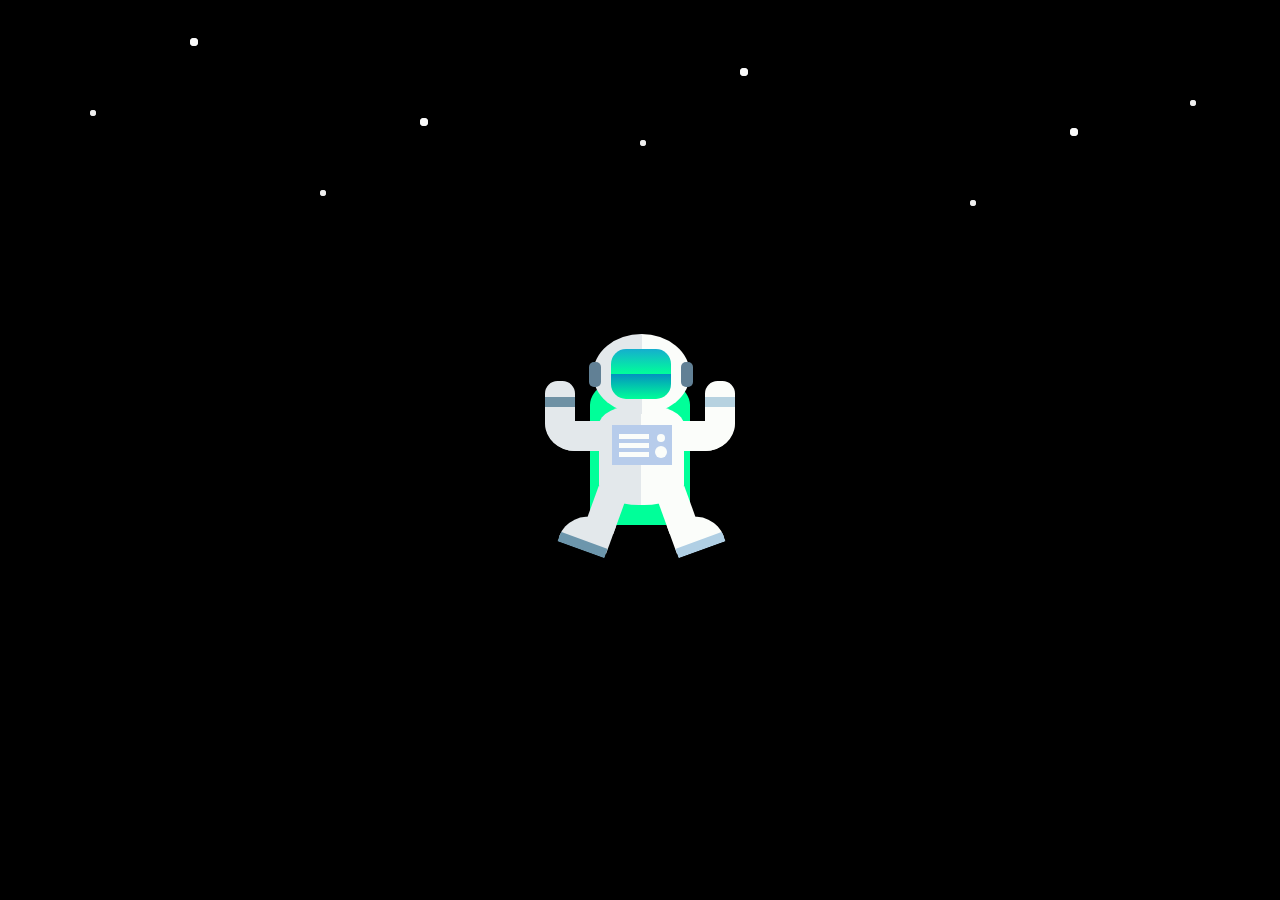
<file: Load.html>
<!DOCTYPE html>
<html lang="en">
<head>
    <meta charset="UTF-8">
    <meta name="viewport" content="width=device-width, initial-scale=1.0">
    <title>Document</title>
</head>

<style>
    /* From Uiverse.io by JkHuger */ 
@keyframes snow {
  0% {
    opacity: 0;
    transform: translateY(0px);
  }

  20% {
    opacity: 1;
  }

  100% {
    opacity: 1;
    transform: translateY(650px);
  }
}

@keyframes astronaut {
  0% {
    transform: rotate(0deg);
  }

  100% {
    transform: rotate(360deg);
  }
}

.box-of-star1,
.box-of-star2,
.box-of-star3,
.box-of-star4 {
  width: 100%;
  position: absolute;
  z-index: 10;
  left: 0;
  top: 0;
  transform: translateY(0px);
  height: 700px;
}

.box-of-star1 {
  animation: snow 5s linear infinite;
}

.box-of-star2 {
  animation: snow 5s -1.64s linear infinite;
}

.box-of-star3 {
  animation: snow 5s -2.30s linear infinite;
}

.box-of-star4 {
  animation: snow 5s -3.30s linear infinite;
}

.star {
  width: 3px;
  height: 3px;
  border-radius: 50%;
  background-color: black;
  position: absolute;
  z-index: 10;
  opacity: 0.7;
}

.star:before {
  content: "";
  width: 6px;
  height: 6px;
  border-radius: 50%;
  background-color: #FFF;
  position: absolute;
  z-index: 10;
  top: 80px;
  left: 70px;
  opacity: .7;
}

.star:after {
  content: "";
  width: 8px;
  height: 8px;
  border-radius: 50%;
  background-color: #FFF;
  position: absolute;
  z-index: 10;
  top: 8px;
  left: 170px;
  opacity: .9;
}

.star-position1 {
  top: 30px;
  left: 20px;
}

.star-position2 {
  top: 110px;
  left: 250px;
}

.star-position3 {
  top: 60px;
  left: 570px;
}

.star-position4 {
  top: 120px;
  left: 900px;
}

.star-position5 {
  top: 20px;
  left: 1120px;
}

.star-position6 {
  top: 90px;
  left: 1280px;
}

.star-position7 {
  top: 30px;
  left: 1480px;
}

.astronaut {
  width: 250px;
  height: 300px;
  position: absolute;
  z-index: 11;
  top: calc(50% - 150px);
  left: calc(50% - 125px);
  animation: astronaut 5s linear infinite;
}

.schoolbag {
  width: 100px;
  height: 150px;
  position: absolute;
  z-index: 1;
  top: calc(50% - 75px);
  left: calc(50% - 50px);
  background-color: #00ff99;
  border-radius: 50px 50px 0 0 / 30px 30px 0 0;
}

.head {
  width: 97px;
  height: 80px;
  position: absolute;
  z-index: 3;
  background: -webkit-linear-gradient(left, #e3e8eb 0%, #e3e8eb 50%, #fbfdfa 50%, #fbfdfa 100%);
  border-radius: 50%;
  top: 34px;
  left: calc(50% - 47.5px);
}

.head:after {
  content: "";
  width: 60px;
  height: 50px;
  position: absolute;
  top: calc(50% - 25px);
  left: calc(50% - 30px);
  background: -webkit-linear-gradient(top, #15aece 0%, #00ff99 50%, #0391bf 50%, #00ff99 100%);
  border-radius: 15px;
}

.head:before {
  content: "";
  width: 12px;
  height: 25px;
  position: absolute;
  top: calc(50% - 12.5px);
  left: -4px;
  background-color: #618095;
  border-radius: 5px;
  box-shadow: 92px 0px 0px #618095;
}
body{
    background-color: black;
}

.body {
  width: 85px;
  height: 100px;
  position: absolute;
  z-index: 2;
  background-color: black;
  border-radius: 40px / 20px;
  top: 105px;
  left: calc(50% - 41px);
  background: -webkit-linear-gradient(left, #e3e8eb 0%, #e3e8eb 50%, #fbfdfa 50%, #fbfdfa 100%);
}

.panel {
  width: 60px;
  height: 40px;
  position: absolute;
  top: 20px;
  left: calc(50% - 30px);
  background-color: #b7cceb;
}

.panel:before {
  content: "";
  width: 30px;
  height: 5px;
  position: absolute;
  top: 9px;
  left: 7px;
  background-color: #fbfdfa;
  box-shadow: 0px 9px 0px #fbfdfa, 0px 18px 0px #fbfdfa;
}

.panel:after {
  content: "";
  width: 8px;
  height: 8px;
  position: absolute;
  top: 9px;
  right: 7px;
  background-color: #fbfdfa;
  border-radius: 50%;
  box-shadow: 0px 14px 0px 2px #fbfdfa;
}

.arm {
  width: 80px;
  height: 30px;
  position: absolute;
  top: 121px;
  z-index: 2;
}

.arm-left {
  left: 30px;
  background-color: #e3e8eb;
  border-radius: 0 0 0 39px;
}

.arm-right {
  right: 30px;
  background-color: #fbfdfa;
  border-radius: 0 0 39px 0;
}

.arm-left:before,
.arm-right:before {
  content: "";
  width: 30px;
  height: 70px;
  position: absolute;
  top: -40px;
}

.arm-left:before {
  border-radius: 50px 50px 0px 120px / 50px 50px 0 110px;
  left: 0;
  background-color: #e3e8eb;
}

.arm-right:before {
  border-radius: 50px 50px 120px 0 / 50px 50px 110px 0;
  right: 0;
  background-color: #fbfdfa;
}

.arm-left:after,
.arm-right:after {
  content: "";
  width: 30px;
  height: 10px;
  position: absolute;
  top: -24px;
}

.arm-left:after {
  background-color: #6e91a4;
  left: 0;
}

.arm-right:after {
  right: 0;
  background-color: #b6d2e0;
}

.leg {
  width: 30px;
  height: 40px;
  position: absolute;
  z-index: 2;
  bottom: 70px;
}

.leg-left {
  left: 76px;
  background-color: #e3e8eb;
  transform: rotate(20deg);
}

.leg-right {
  right: 73px;
  background-color: #fbfdfa;
  transform: rotate(-20deg);
}

.leg-left:before,
.leg-right:before {
  content: "";
  width: 50px;
  height: 25px;
  position: absolute;
  bottom: -26px;
}

.leg-left:before {
  left: -20px;
  background-color: #e3e8eb;
  border-radius: 30px 0 0 0;
  border-bottom: 10px solid #6d96ac;
}

.leg-right:before {
  right: -20px;
  background-color: #fbfdfa;
  border-radius: 0 30px 0 0;
  border-bottom: 10px solid #b0cfe4;
}
.load{
    background-color: black;
}
</style>
<body>
<script>
    setTimeout(() => {
  console.log("Redirecting to main.html"); // This will print after 1 minute if the timeout is working
  window.location.href = "index.html";
}, 3000);

</script>
<section class="load">
<div class="box-of-star1">
    <div class="star star-position1"></div>
    <div class="star star-position2"></div>
    <div class="star star-position3"></div>
    <div class="star star-position4"></div>
    <div class="star star-position5"></div>
    <div class="star star-position6"></div>
    <div class="star star-position7"></div>
  </div>
  <div class="box-of-star2">
    <div class="star star-position1"></div>
    <div class="star star-position2"></div>
    <div class="star star-position3"></div>
    <div class="star star-position4"></div>
    <div class="star star-position5"></div>
    <div class="star star-position6"></div>
    <div class="star star-position7"></div>
  </div>
  <div class="box-of-star3">
    <div class="star star-position1"></div>
    <div class="star star-position2"></div>
    <div class="star star-position3"></div>
    <div class="star star-position4"></div>
    <div class="star star-position5"></div>
    <div class="star star-position6"></div>
    <div class="star star-position7"></div>
  </div>
  <div class="box-of-star4">
    <div class="star star-position1"></div>
    <div class="star star-position2"></div>
    <div class="star star-position3"></div>
    <div class="star star-position4"></div>
    <div class="star star-position5"></div>
    <div class="star star-position6"></div>
    <div class="star star-position7"></div>
  </div>
  <div data-js="astro" class="astronaut">
    <div class="head"></div>
    <div class="arm arm-left"></div>
    <div class="arm arm-right"></div>
    <div class="body">
      <div class="panel"></div>
    </div>
    <div class="leg leg-left"></div>
    <div class="leg leg-right"></div>
    <div class="schoolbag"></div>
  </div>
  </section>
  
</body>
</html>
</file>
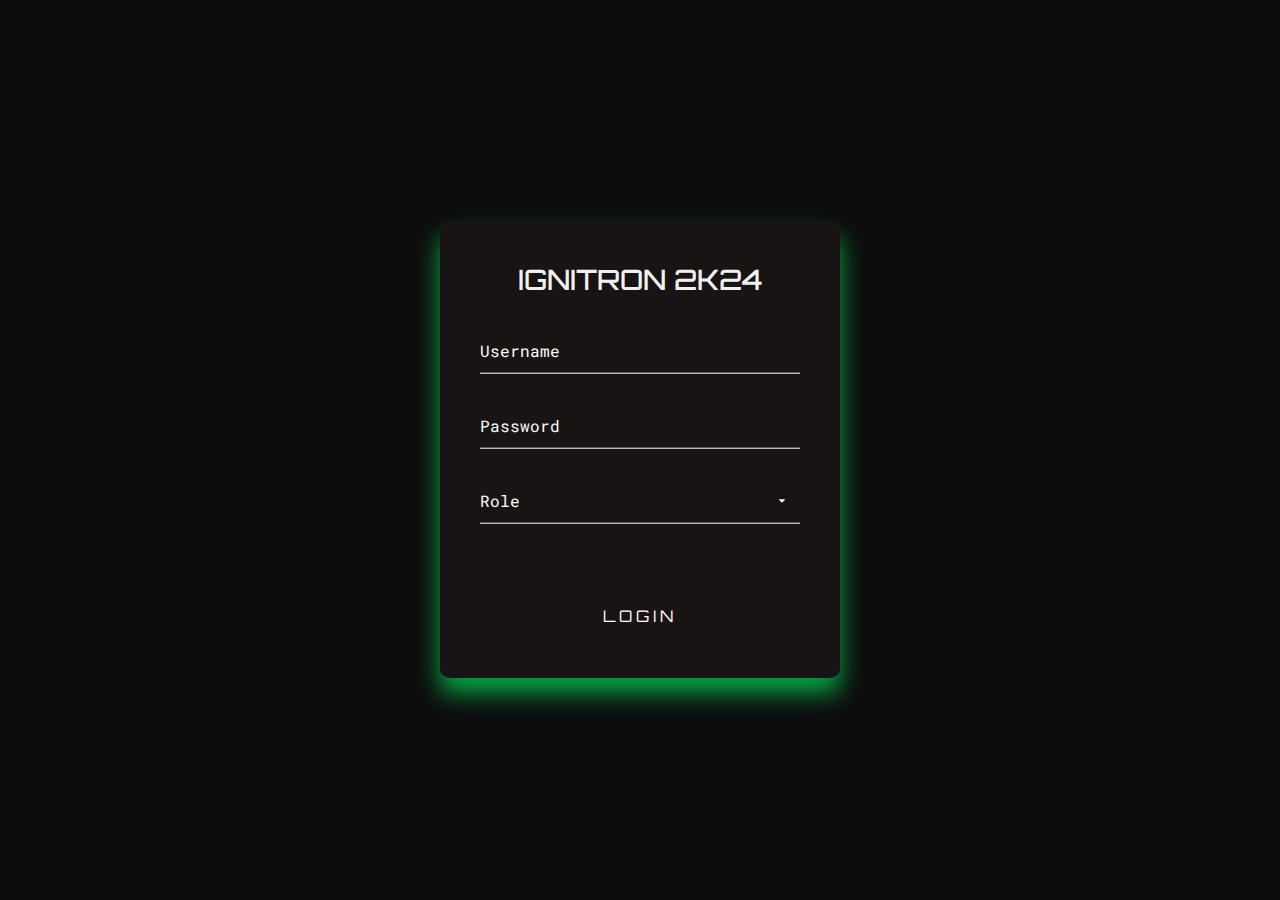
<file: login.html>
<!DOCTYPE html>
<html lang="en">
<head>
    <meta charset="UTF-8">
    <meta name="viewport" content="width=device-width, initial-scale=1.0">
    <link href="https://fonts.googleapis.com/css2?family=Orbitron:wght@400;500;700&display=swap" rel="stylesheet">
    <link href="https://stackpath.bootstrapcdn.com/bootstrap/4.5.2/css/bootstrap.min.css" rel="stylesheet">
    <link href="https://fonts.googleapis.com/css2?family=Roboto+Mono:wght@400;500;700&display=swap" rel="stylesheet">
    <link rel="stylesheet" href="https://cdnjs.cloudflare.com/ajax/libs/font-awesome/6.0.0-beta3/css/all.min.css">
    <title>Document</title>
</head>
<style>
    /* Body Styling */
    body {
        background-color: #0d0d0d;
        color: #f0f0f0;
        font-family: 'Arial', sans-serif;
    }

    /* Custom Font Styles */
    body, h1, h3, button {
        font-family: 'Orbitron', sans-serif;
    }
    p, h2, h4, h5, h6, label {
        font-family: 'Roboto Mono', monospace;
    }

    .login-box {
        position: absolute;
        top: 50%;
        left: 50%;
        width: 400px;
        padding: 40px;
        transform: translate(-50%, -50%);
        background: rgba(24, 20, 20, 0.987);
        box-sizing: border-box;
        box-shadow: 0 15px 25px rgba(0, 255, 102, 0.635);
        border-radius: 10px;
    }

    .login-box .user-box {
        position: relative;
    }

    .login-box .user-box input,
    .login-box .user-box select {
        width: 100%;
        padding: 10px 0;
        font-size: 16px;
        color: #fff;
        margin-bottom: 30px;
        border: none;
        border-bottom: 1px solid #fff;
        outline: none;
        background: transparent;
        appearance: none;
    }

    .login-box .user-box label {
        position: absolute;
        top: 0;
        left: 0;
        padding: 10px 0;
        font-size: 16px;
        color: #fff;
        pointer-events: none;
        transition: .5s;
    }

    .login-box .user-box input:focus ~ label,
    .login-box .user-box input:valid ~ label,
    .login-box .user-box select:focus ~ label,
    .login-box .user-box select:valid ~ label {
        top: -20px;
        left: 0;
        color: #bdb8b8;
        font-size: 12px;
    }

    .login-box .user-box select {
        background-color: transparent;
        color: #fff;
        border: none;
        border-bottom: 1px solid #fff;
        padding-right: 20px;
    }

    .login-box .user-box select option {
        background: #0d0d0d;
        color: #fff;
    }

    .login-box form button {
        position: relative;
        display: inline-block;
        padding: 10px 20px;
        color: #ffffff;
        font-size: 16px;
        text-decoration: none;
        text-transform: uppercase;
        overflow: hidden;
        transition: .5s;
        margin-top: 40px;
        letter-spacing: 4px;
        background: transparent;
        border: none;
        cursor: pointer;
    }

    .login-box button:hover {
        background: #03f40f;
        color: #fff;
        border-radius: 5px;
        box-shadow: 0 0 5px #03f40f,
                    0 0 25px #03f40f,
                    0 0 50px #03f40f,
                    0 0 100px #03f40f;
    }

    .login-box button span {
        position: absolute;
        display: block;
    }

    @keyframes btn-anim1 {
        0% {
            left: -100%;
        }
        50%, 100% {
            left: 100%;
        }
    }

    .login-box button span:nth-child(1) {
        bottom: 2px;
        left: -100%;
        width: 100%;
        height: 2px;
        background: linear-gradient(90deg, transparent, #03f40f);
        animation: btn-anim1 2s linear infinite;
    }

    /* Add dropdown icon */
    .login-box .user-box select {
        background-image: url('data:image/svg+xml,%3Csvg xmlns="http://www.w3.org/2000/svg" viewBox="0 0 24 24" fill="%23ffffff"%3E%3Cpath d="M7 10l5 5 5-5z"/%3E%3C/svg%3E');
        background-repeat: no-repeat;
        background-position: right 10px center;
        background-size: 16px;
    }
</style>
<body>
<div class="login-box">
    <form>
        <h3><center>IGNITRON 2K24</center></h3><br>
        <div class="user-box">
            <input type="text" name="username" required>
            <label>Username</label>
        </div>
        <div class="user-box">
            <input type="password" name="password" required>
            <label>Password</label>
        </div>
        <div class="user-box">
            <select name="role" required>
                <option  disabled selected></option>
                <option value="coordinator">Co-ordinator</option>
                <option value="judge">Judge's</option>
                <option value="admin">Admin</option>
            </select>
            <label>Role</label>
        </div>
        <center>
            <button type="submit">
                LOGIN
                <span></span>
            </button>
        </center>
    </form>
</div>
</body>
</html>
</file>
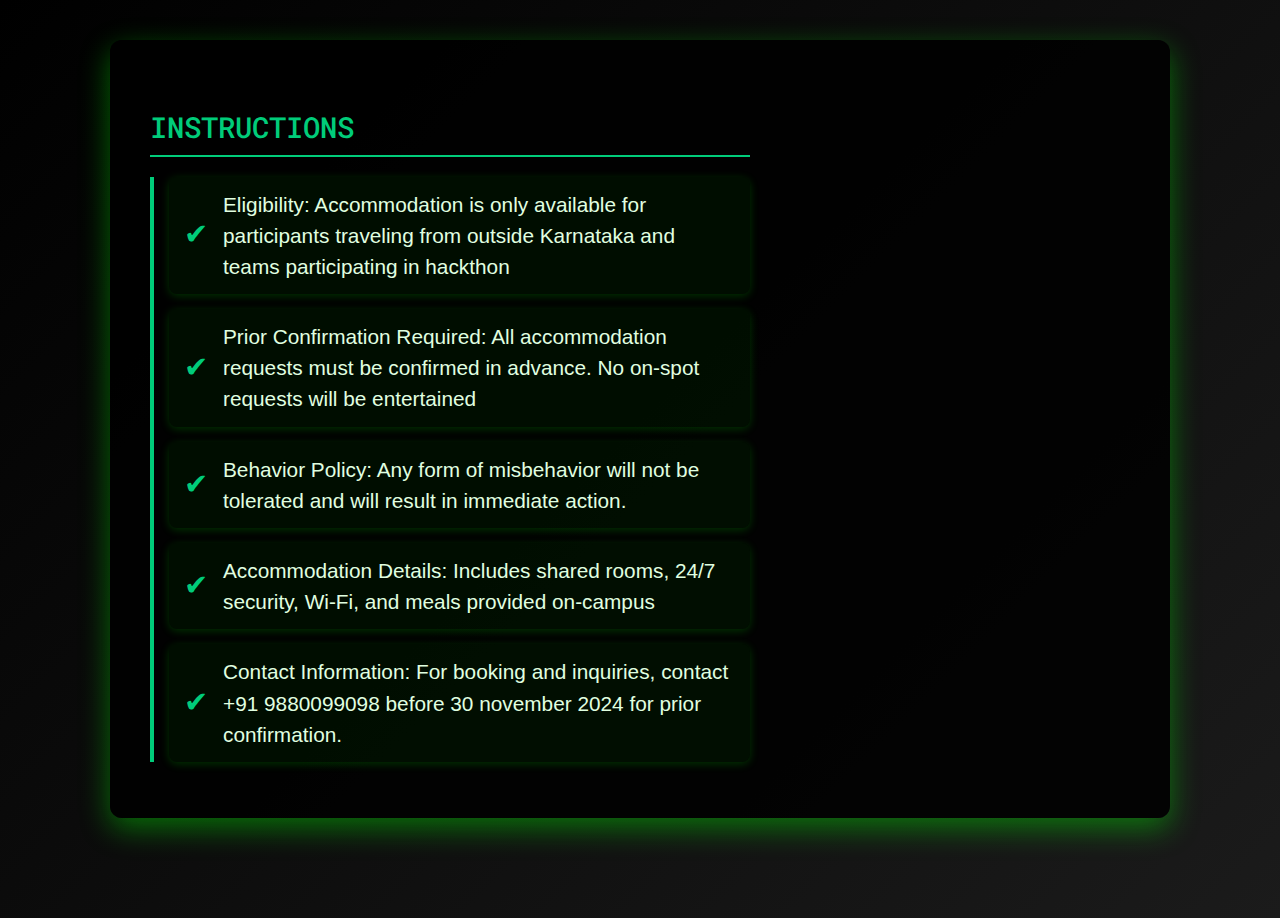
<file: Events/Accomodation.html>
<!DOCTYPE html>
<html lang="en">

<head>
  <meta charset="UTF-8">
  <meta name="viewport" content="width=device-width, initial-scale=1.0">
  <title>Ignitron - Accomadation </title>
  <link href="https://fonts.googleapis.com/css2?family=Orbitron:wght@400;500;700&display=swap" rel="stylesheet">
  <link href="https://stackpath.bootstrapcdn.com/bootstrap/4.5.2/css/bootstrap.min.css" rel="stylesheet">
  <link href="https://fonts.googleapis.com/css2?family=Roboto+Mono:wght@400;500;700&display=swap" rel="stylesheet">
  <link rel="stylesheet" href="styles.css">
  <link rel="stylesheet" href="https://cdnjs.cloudflare.com/ajax/libs/font-awesome/6.0.0-beta3/css/all.min.css">
  
</head>

<body>
  <div class="container">
    <div class="event-container">
      <h1></h1>

      <!-- Flex container for Rules and Image -->
      <div class="content-row">
        <!-- Rules Section -->
        <div class="event-info">
          <h2>Instructions</h2>
          <ul>
            <li>Eligibility: Accommodation is only available for participants traveling from outside Karnataka and teams participating in hackthon
            </li>
            <li>Prior Confirmation Required: All accommodation requests must be confirmed in advance. No on-spot
              requests will be entertained</li>
            <li>Behavior Policy: Any form of misbehavior will not be tolerated and will result in immediate action.</li>
            <li>Accommodation Details: Includes shared rooms, 24/7 security, Wi-Fi, and meals provided on-campus</li>
            <li>Contact Information: For booking and inquiries, contact +91 9880099098 before 30 november 2024 for prior
              confirmation.</li>
          </ul>
        </div>
     

      </div>

    </div>
  </div>
</body>

</html>
</file>
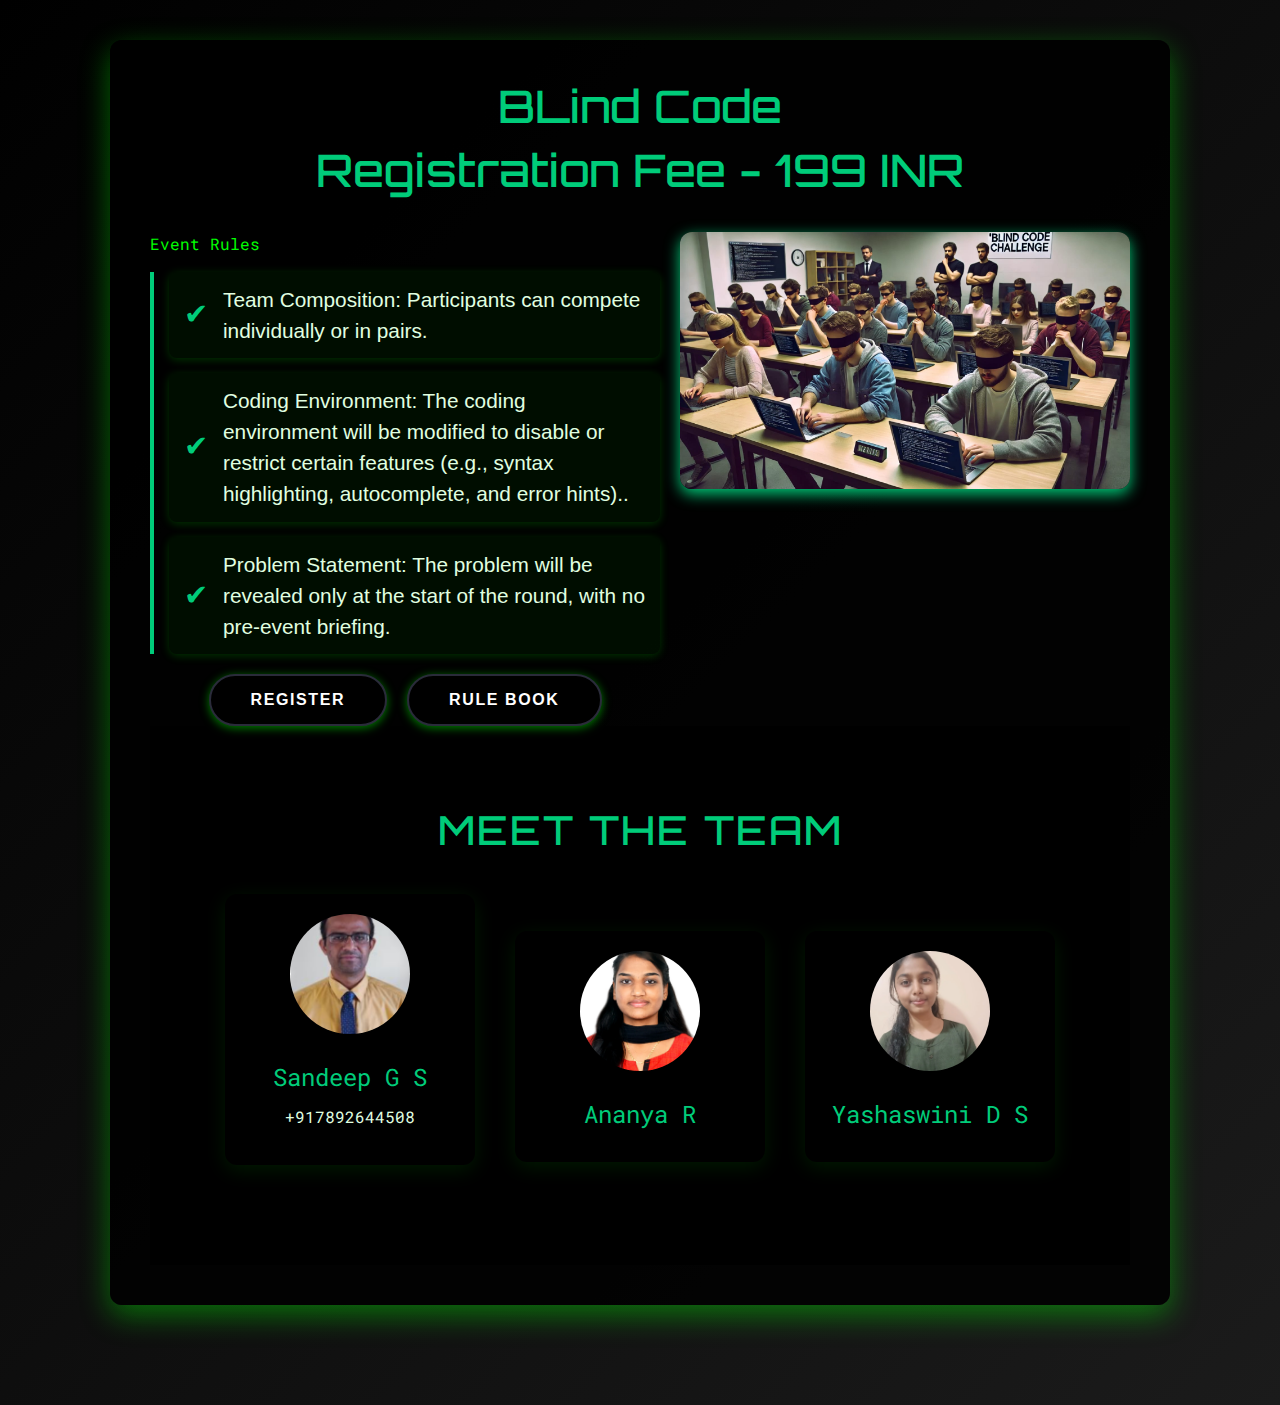
<file: Events/blindcode.html>
<!DOCTYPE html>
<html lang="en">

<head>
    <meta charset="UTF-8">
    <meta name="viewport" content="width=device-width, initial-scale=1.0">
    <title>Ignitron - Blind Code</title>
    <link href="https://fonts.googleapis.com/css2?family=Orbitron:wght@400;500;700&display=swap" rel="stylesheet">
    <link href="https://fonts.googleapis.com/css2?family=Roboto+Mono:wght@400;500;700&display=swap" rel="stylesheet">
    <link href="https://stackpath.bootstrapcdn.com/bootstrap/4.5.2/css/bootstrap.min.css" rel="stylesheet">
    <link href="https://cdnjs.cloudflare.com/ajax/libs/font-awesome/6.0.0-beta3/css/all.min.css" rel="stylesheet">
    <link rel="stylesheet" href="styles.css">
</head>

<body>
    <div class="container">
        <div class="event-container">
            <h1>BLind Code</h1>
            <h1>Registration Fee - 199 INR</h1>
            <br>
            <div class="content-row">
                <div class="event-info">
                    <p>Event Rules</p>
                    <ul>
                        <li>Team Composition: Participants can compete individually or in pairs. </li>
                        <li>Coding Environment: The coding environment will be modified to disable or restrict certain
                            features (e.g., syntax highlighting, autocomplete, and error hints)..</li>
                        <li> Problem Statement: The problem will be revealed only at the start of the round, with no pre-event briefing.</li>
                  

                    </ul>
                    <div class="button-container">
                        <a href="https://forms.gle/UjgRCBTHkivnDtWF8" target="_blank">
                            <button class="buttonpro"><span>REGISTER</span></button>
                        </a>
                        <a href="https://drive.google.com/file/d/1tbhSyLPgazQorBQzsQSDuOAYKkMADvy9/view?usp=sharing"
                            target="_blank">
                            <button class="buttonpro"><span>RULE BOOK</span></button>
                        </a>
                    </div>
                </div>
                <div class="image-section">
                    <img src="photos\blind code.jpg" alt="Event Image">
                </div>
            </div>
            <!-- Team Section -->
            <div class="team-section">
                <h2>Meet the Team</h2>
                <div class="coordinator">
                    <img src="photos\Sandeep.png" alt="Faculty">
                    <p class="coordinator-name">Sandeep G S </p>
                    <p class="coordinator-contact">+917892644508</p>
                </div>
                <div class="coordinator">
                    <img src="photos\ananya R.png" alt="Coordinator 1">
                    <p class="coordinator-name">Ananya R</p>

                </div>
                <div class="coordinator">
                    <img src="photos\Yashwini.png" alt="Coordinator 2">
                    <p class="coordinator-name">Yashaswini D S </p>

                </div>
            </div>


        </div>
</body>

</html>
</file>
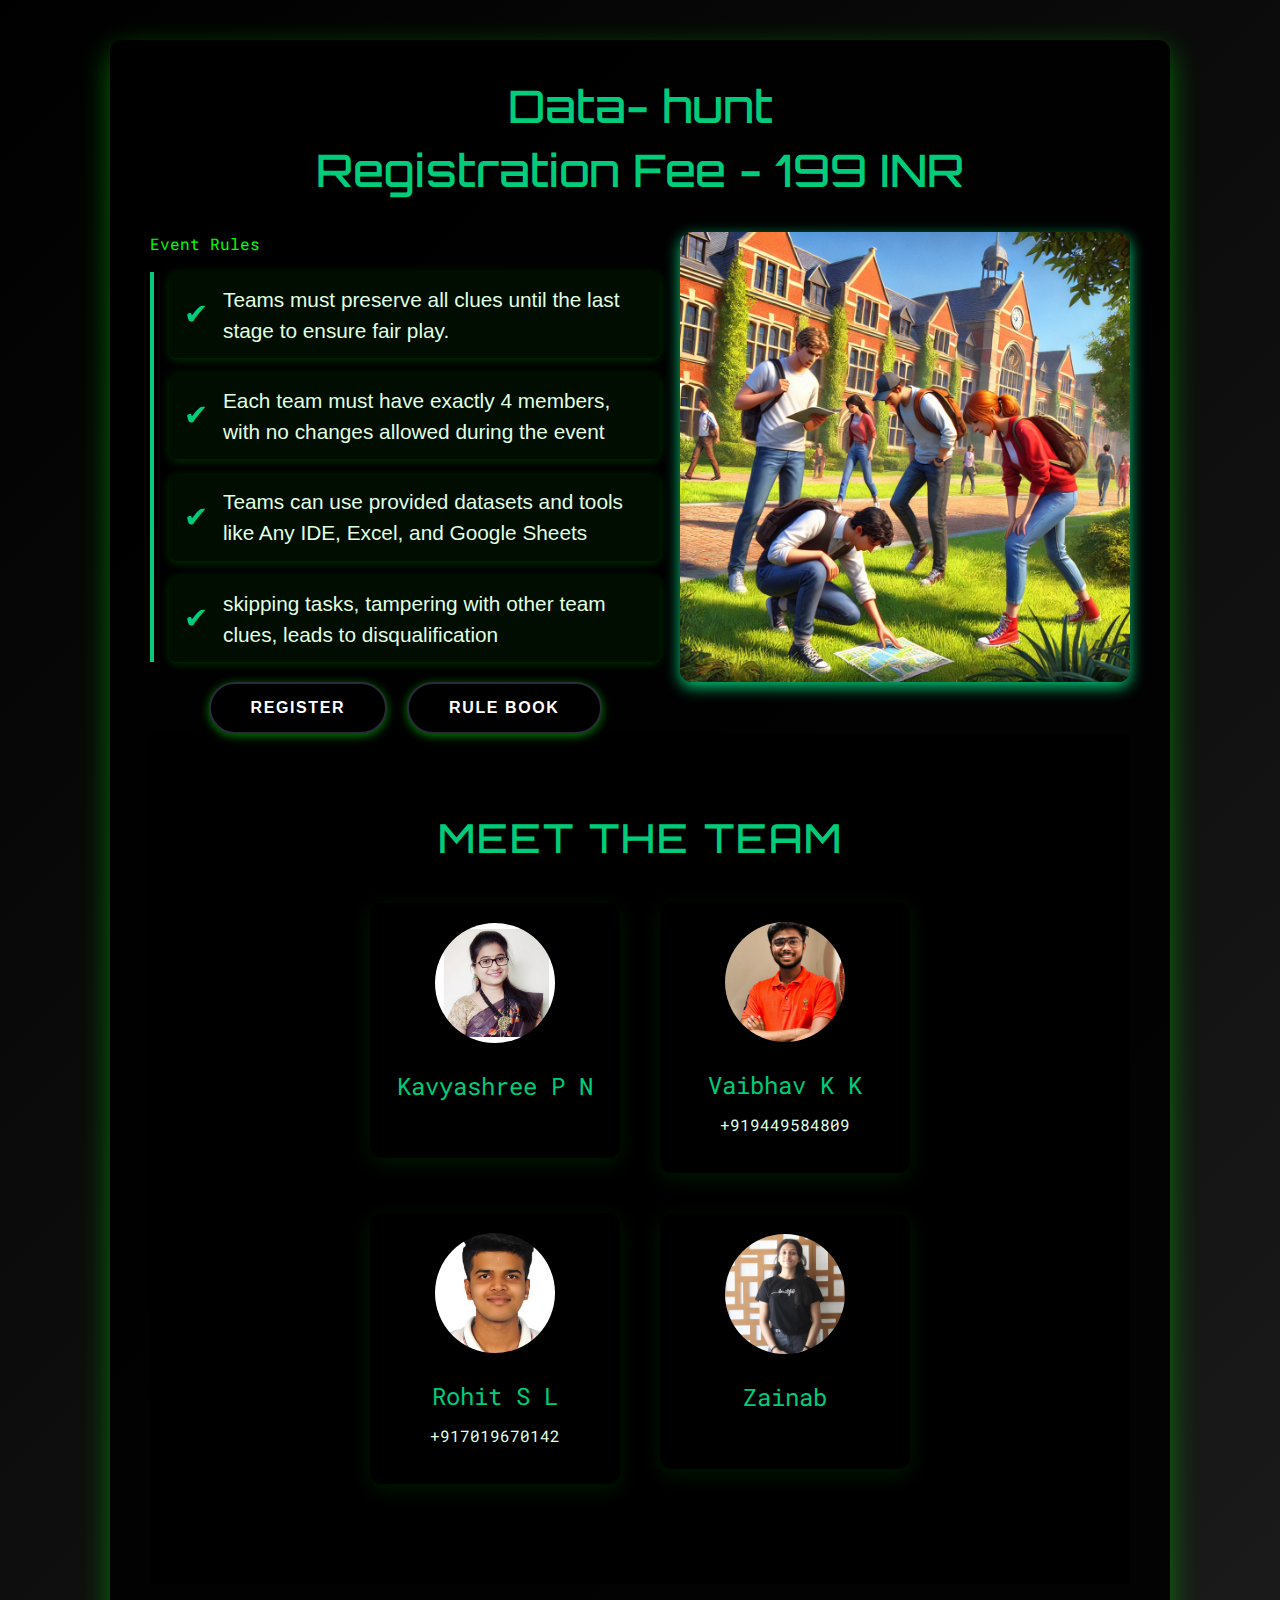
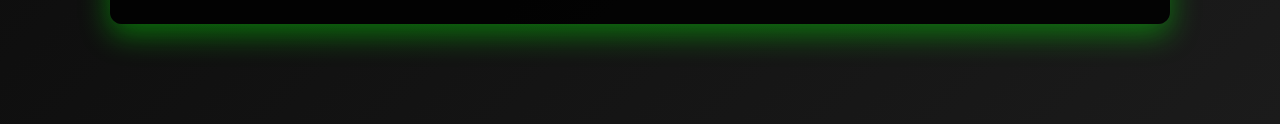
<file: Events/Datahunt.html>
<!DOCTYPE html>
<html lang="en">
<head>
    <meta charset="UTF-8">
    <meta name="viewport" content="width=device-width, initial-scale=1.0">
    <title>E-Sports - Ignitron</title>
    <link href="https://fonts.googleapis.com/css2?family=Orbitron:wght@400;500;700&display=swap" rel="stylesheet">
    <link href="https://fonts.googleapis.com/css2?family=Roboto+Mono:wght@400;500;700&display=swap" rel="stylesheet">
    <link href="https://stackpath.bootstrapcdn.com/bootstrap/4.5.2/css/bootstrap.min.css" rel="stylesheet">
    <link href="https://cdnjs.cloudflare.com/ajax/libs/font-awesome/6.0.0-beta3/css/all.min.css" rel="stylesheet">
    <link rel="stylesheet" href="styles.css">
</head>
<body>
    <div class="container">
        <div class="event-container">
            <h1>Data- hunt</h1>
            <h1>Registration Fee - 199 INR</h1>
<br>
            <div class="content-row">
                <div class="event-info">
                    <p>Event Rules</p>
                    <ul>
                        <li>Teams must preserve all clues until the last stage to ensure fair play.</li>
                        <li>Each team must have exactly 4 members, with no changes allowed during the event</li>
                        <li> Teams can use provided datasets and tools like Any IDE, Excel, and Google Sheets  </li>
                        <li>skipping tasks, tampering with other team clues, leads to disqualification</li>
                       
                    </ul>
                    <div class="button-container">
                      <a href="https://forms.gle/DD7jBq1asWfYs1oH8" target="_blank">
                          <button class="buttonpro"><span>REGISTER</span></button>
                      </a>
                      <a href="https://drive.google.com/file/d/1gnVPEiy2cwwfVcWbHzgjeUk-yPg1smnz/view?usp=sharing" target="_blank">
                          <button class="buttonpro"><span>RULE BOOK</span></button>
                      </a>
                  </div>
                </div>
                <div class="image-section">
                    <img src="photos\datahunt.jpg" alt="Event Image">
                </div>
            </div>
         <!-- Team Section -->
<div class="team-section">
  <h2>Meet the Team</h2>
  <div class="coordinator">
      <img src="photos\kavyashree.jpg" alt="Faculty">
      <p class="coordinator-name">Kavyashree P N</p>
      <br>
      <!-- <p class="coordinator-contact">+917892644508</p> -->
  </div>
  <div class="coordinator">
      <img src="photos\vaibhav.jpg" alt="Coordinator 1">
      <p class="coordinator-name">Vaibhav K K</p>
      <p class="coordinator-contact">+919449584809</p>
  </div>
  <br>
  <div class="coordinator">
      <img src="photos\rohit.jpg" alt="Coordinator 2">
      <p class="coordinator-name">Rohit S L</p>
      <p class="coordinator-contact">+917019670142</p>
  </div>
  <div class="coordinator">
      <img src="photos\zainab.PNG" alt="Coordinator 2">
      <p class="coordinator-name">Zainab</p>
      <br>
      <!-- <p class="coordinator-contact">+917019670142</p> -->
  </div>
</div>

          
    </div>
</body>
</html>
</file>
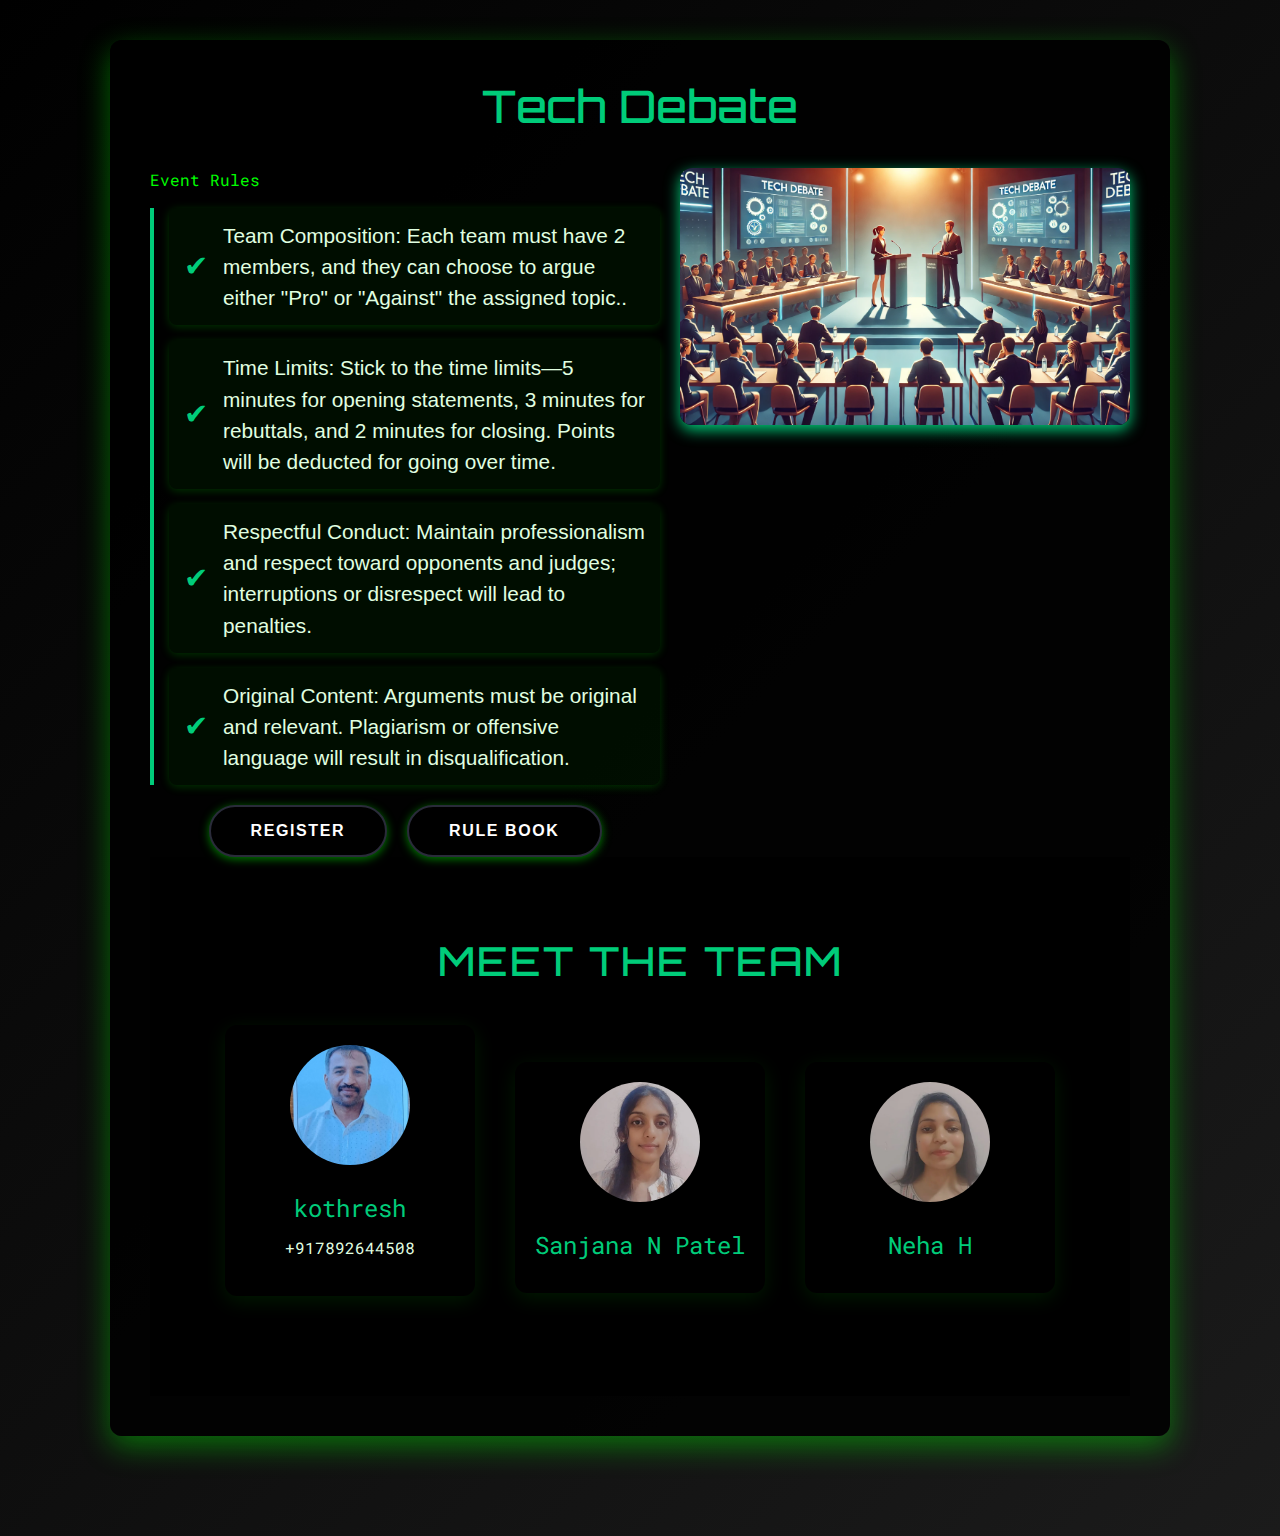
<file: Events/debate.html>
<!DOCTYPE html>
<html lang="en">
<head>
    <meta charset="UTF-8">
    <meta name="viewport" content="width=device-width, initial-scale=1.0">
    <title>Ignitron - Debate </title>
    <link href="https://fonts.googleapis.com/css2?family=Orbitron:wght@400;500;700&display=swap" rel="stylesheet">
    <link href="https://fonts.googleapis.com/css2?family=Roboto+Mono:wght@400;500;700&display=swap" rel="stylesheet">
    <link href="https://stackpath.bootstrapcdn.com/bootstrap/4.5.2/css/bootstrap.min.css" rel="stylesheet">
    <link href="https://cdnjs.cloudflare.com/ajax/libs/font-awesome/6.0.0-beta3/css/all.min.css" rel="stylesheet">
    <link rel="stylesheet" href="styles.css">
</head>
<body>
    <div class="container">
        <div class="event-container">
            <h1>Tech Debate</h1>
            
<br>
            <div class="content-row">
                <div class="event-info">
                    <p>Event Rules</p>
                    <ul>
                        <li>Team Composition: Each team must have 2 members, and they can choose to argue either "Pro" or "Against" the assigned topic..</li>
                        <li>Time Limits: Stick to the time limits—5 minutes for opening statements, 3 minutes for rebuttals, and 2 minutes for closing. Points will be deducted for going over time.</li>
                        <li>Respectful Conduct: Maintain professionalism and respect toward opponents and judges; interruptions or disrespect will lead to penalties.</li>
                        <li>Original Content: Arguments must be original and relevant. Plagiarism or offensive language will result in disqualification.</li>
                       
                    </ul>
                    <div class="button-container">
                      <a href="https://forms.gle/6QyYFpfMcfGf9Yvu5" target="_blank">
                          <button class="buttonpro"><span>REGISTER</span></button>
                      </a>
                      <a href="https://drive.google.com/file/d/1Zm_OmNoLiiZpjApgP8nRcqu6Z7oYpy1-/view?usp=sharing" target="_blank">
                          <button class="buttonpro"><span>RULE BOOK</span></button>
                      </a>
                  </div>
                </div>
                <div class="image-section">
                    <img src="photos\debate.png" alt="Event Image">
                </div>
            </div>
         <!-- Team Section -->
<div class="team-section">
  <h2>Meet the Team</h2>
  <div class="coordinator">
      <img src="photos\kothresh.jpg" alt="Faculty">
      <p class="coordinator-name">kothresh</p>
      <p class="coordinator-contact">+917892644508</p>
  </div>
  <div class="coordinator">
      <img src="photos\sanjana.png" alt="Coordinator 1">
      <p class="coordinator-name">Sanjana N Patel </p>

  </div>
  <div class="coordinator">
      <img src="photos\neha .png" alt="Coordinator 2">
      <p class="coordinator-name">Neha H</p>
     
  </div>
</div>

          
    </div>
</body>
</html>
</file>
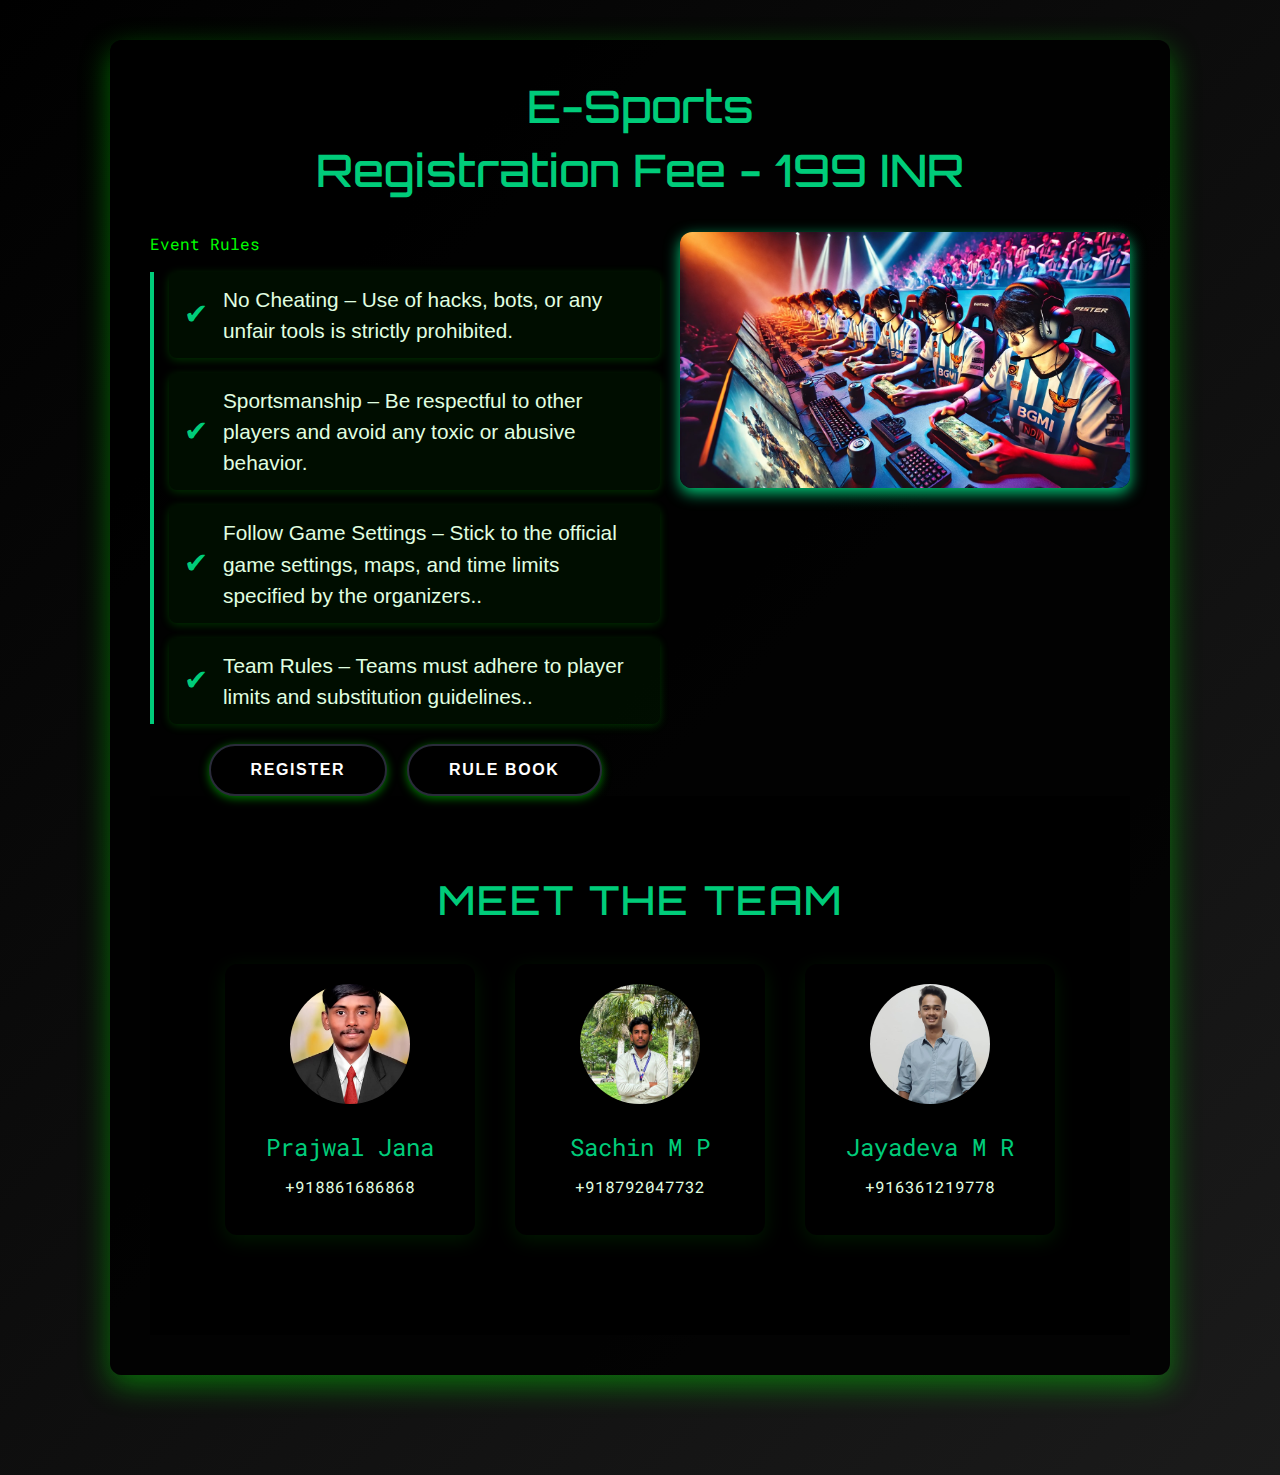
<file: Events/esports.html>
<!DOCTYPE html>
<html lang="en">
<head>
    <meta charset="UTF-8">
    <meta name="viewport" content="width=device-width, initial-scale=1.0">
    <title>E-Sports - Ignitron</title>
    <link href="https://fonts.googleapis.com/css2?family=Orbitron:wght@400;500;700&display=swap" rel="stylesheet">
    <link href="https://fonts.googleapis.com/css2?family=Roboto+Mono:wght@400;500;700&display=swap" rel="stylesheet">
    <link href="https://stackpath.bootstrapcdn.com/bootstrap/4.5.2/css/bootstrap.min.css" rel="stylesheet">
    <link href="https://cdnjs.cloudflare.com/ajax/libs/font-awesome/6.0.0-beta3/css/all.min.css" rel="stylesheet">
    <link rel="stylesheet" href="styles.css">
</head>
<body>
    <div class="container">
        <div class="event-container">
            <h1>E-Sports</h1>
            <h1>Registration Fee - 199 INR</h1>
<br>
            <div class="content-row">
                <div class="event-info">
                    <p>Event Rules</p>
                    <ul>
                        <li>No Cheating – Use of hacks, bots, or any unfair tools is strictly prohibited.</li>
                        <li>Sportsmanship – Be respectful to other players and avoid any toxic or abusive behavior.</li>
                        <li>Follow Game Settings – Stick to the official game settings, maps, and time limits specified by the organizers..</li>
                        <li>Team Rules – Teams must adhere to player limits and substitution guidelines..</li>
                       
                    </ul>
                    <div class="button-container">
                      <a href="https://forms.gle/imYC3BWyxXnEo4hH9" target="_blank">
                          <button class="buttonpro"><span>REGISTER</span></button>
                      </a>
                      <a href="https://drive.google.com/file/d/1bYq0ugfWrnFu-CAabsFejuD31rdpLK4U/view?usp=sharing" target="_blank">
                          <button class="buttonpro"><span>RULE BOOK</span></button>
                      </a>
                  </div>
                </div>
                <div class="image-section">
                    <img src="photos\esports.jpg" alt="Event Image">
                </div>
            </div>
         <!-- Team Section -->
<div class="team-section">
  <h2>Meet the Team</h2>
  <div class="coordinator">
      <img src="photos\prajwal.jpg" alt="Faculty">
      <p class="coordinator-name">Prajwal Jana</p>
      <p class="coordinator-contact">+918861686868</p>
  </div>
  <div class="coordinator">
      <img src="photos\sachin.jpg" alt="Coordinator 1">
      <p class="coordinator-name">Sachin M P</p>
      <p class="coordinator-contact">+918792047732</p>
  </div>
  <div class="coordinator">
      <img src="photos\jayadeva.jpg" alt="Coordinator 2">
      <p class="coordinator-name">Jayadeva M R </p>
      <p class="coordinator-contact">+916361219778</p>
  </div>
</div>

          
    </div>
</body>
</html>
</file>
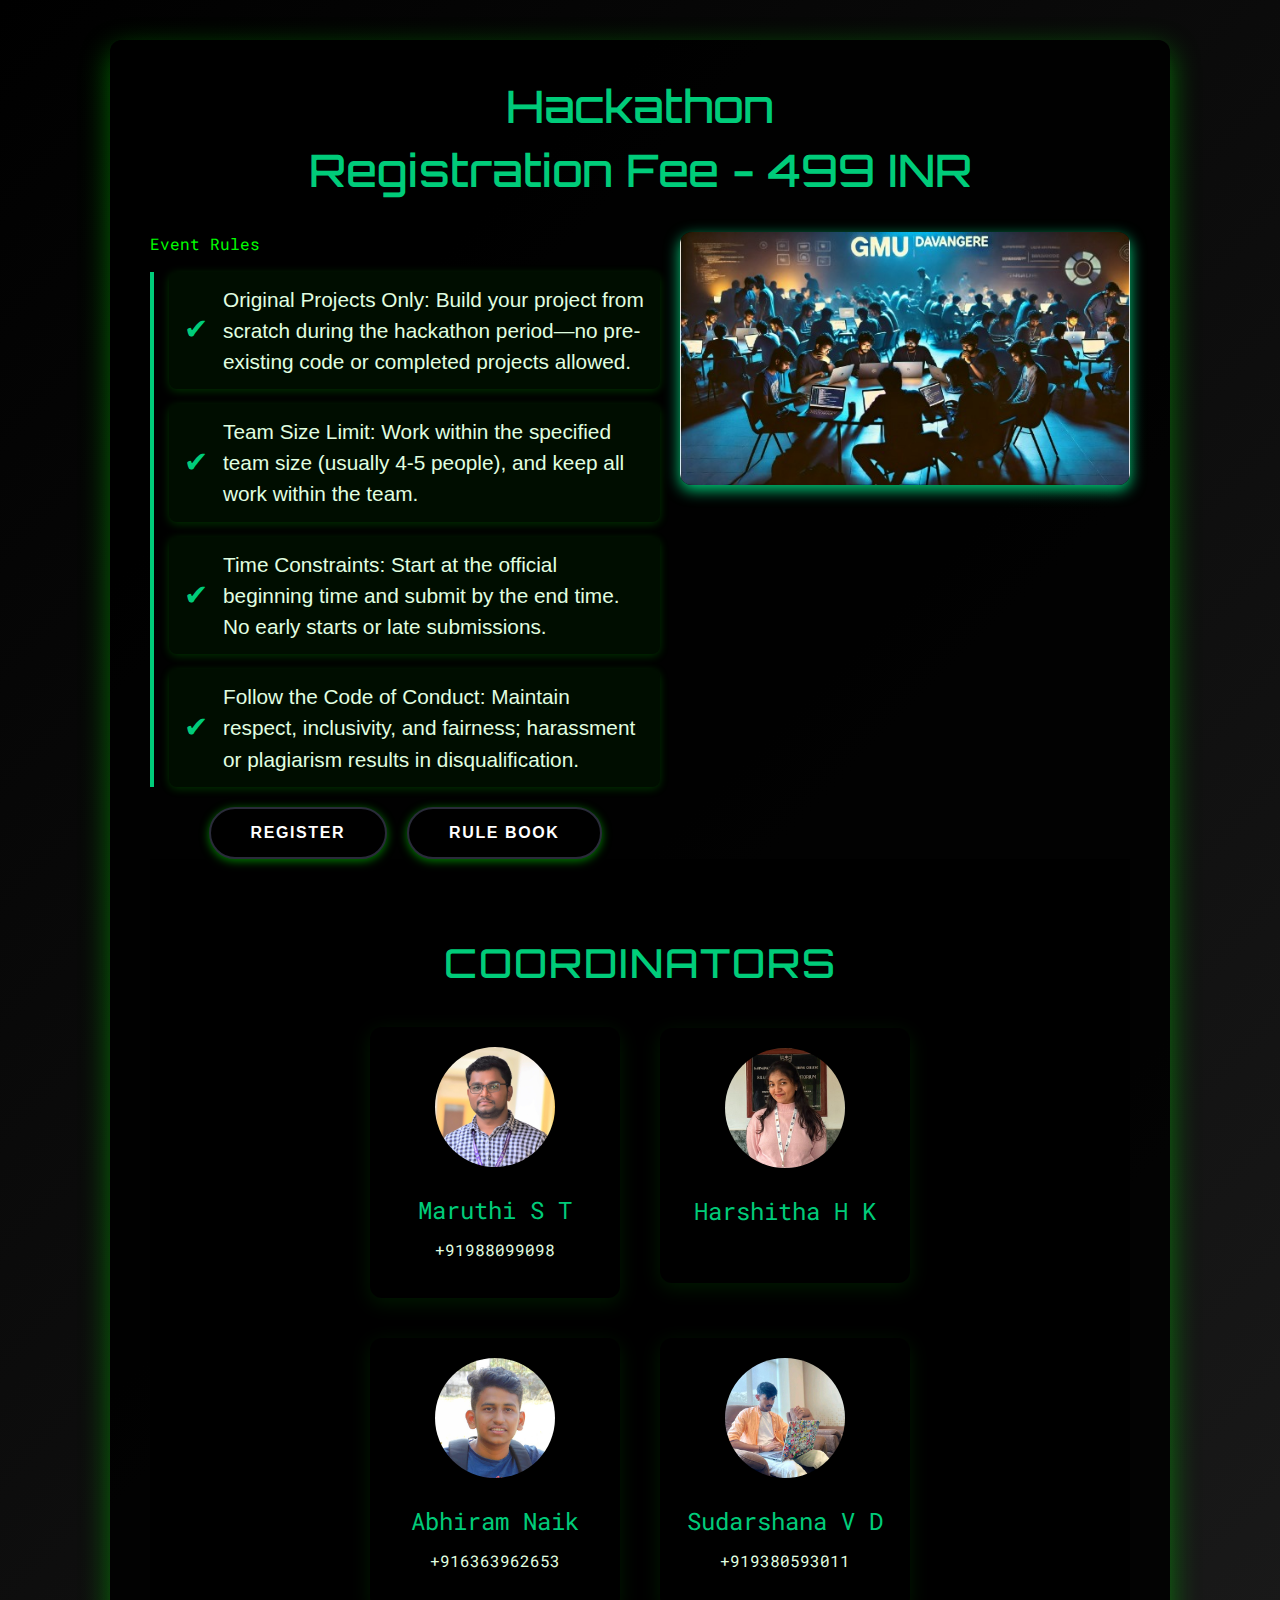
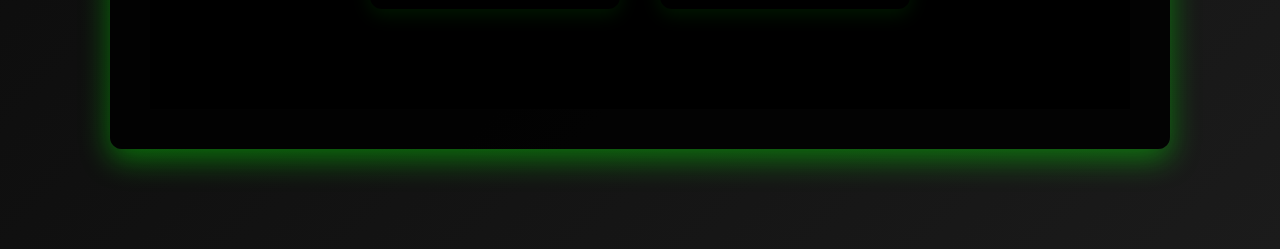
<file: Events/hackthon.html>
<!DOCTYPE html>
<html lang="en">
<head>
    <meta charset="UTF-8">
    <meta name="viewport" content="width=device-width, initial-scale=1.0">
    <title>Ignitron - Hackathon</title>
    <link href="https://fonts.googleapis.com/css2?family=Orbitron:wght@400;500;700&display=swap" rel="stylesheet">
    <link href="https://fonts.googleapis.com/css2?family=Roboto+Mono:wght@400;500;700&display=swap" rel="stylesheet">
    <link href="https://stackpath.bootstrapcdn.com/bootstrap/4.5.2/css/bootstrap.min.css" rel="stylesheet">
    <link href="https://cdnjs.cloudflare.com/ajax/libs/font-awesome/6.0.0-beta3/css/all.min.css" rel="stylesheet">
    <link rel="stylesheet" href="styles.css">
</head>
<body>
    <div class="container">
        <div class="event-container">
            <h1>Hackathon</h1>
            <h1>Registration Fee - 499 INR</h1>
<br>
            <div class="content-row">
                <div class="event-info">
                    <p>Event Rules</p>
                    <ul>
                        <li>Original Projects Only: Build your project from scratch during the hackathon period—no pre-existing code or completed projects allowed.</li>
                        <li>Team Size Limit: Work within the specified team size (usually 4-5 people), and keep all work within the team.</li>
                        <li>Time Constraints: Start at the official beginning time and submit by the end time. No early starts or late submissions.</li>
                        <li>Follow the Code of Conduct: Maintain respect, inclusivity, and fairness; harassment or plagiarism results in disqualification.</li>
                       
                    </ul>
                    <div class="button-container">
                      <a href="https://forms.gle/G7G8dnXPBDsdZkHj6" target="_blank">
                          <button class="buttonpro"><span>REGISTER</span></button>
                      </a>
                      <a href="https://drive.google.com/file/d/11r0leJEhTpSxsC_HEBKUnd6uhAsGejk7/view?usp=drive_link" target="_blank">
                          <button class="buttonpro"><span>RULE BOOK</span></button>
                      </a>
                  </div>
                </div>
                <div class="image-section">
                    <img src="photos\hackthon.jpg" alt="Event Image">
                </div>
            </div>
         <!-- Team Section -->
<div class="team-section">
  <h2>Coordinators</h2>
  <div class="coordinator">
      <img src="photos\1726852207113.jpeg" alt="Faculty">
      <p class="coordinator-name">Maruthi S T</p>
      <p class="coordinator-contact">+91988099098</p>
  </div>
  <div class="coordinator">
      <img src="photos\harshitha.jpeg" alt="Coordinator 1">
      <p class="coordinator-name">Harshitha H K </p>
     <br>
  </div>
  <br>
  <div class="coordinator">
      <img src="photos\ABHI.jpg" alt="Coordinator 2">
      <p class="coordinator-name">Abhiram Naik</p>
      <p class="coordinator-contact">+916363962653</p>
  </div>
<div class="coordinator">
    <img src="photos\Sudarahna.jpeg" alt="Coordinator 2">
    <p class="coordinator-name">Sudarshana V D</p>
    <p class="coordinator-contact">+919380593011</p>
</div>

          
    </div>
</body>
</html>
</file>
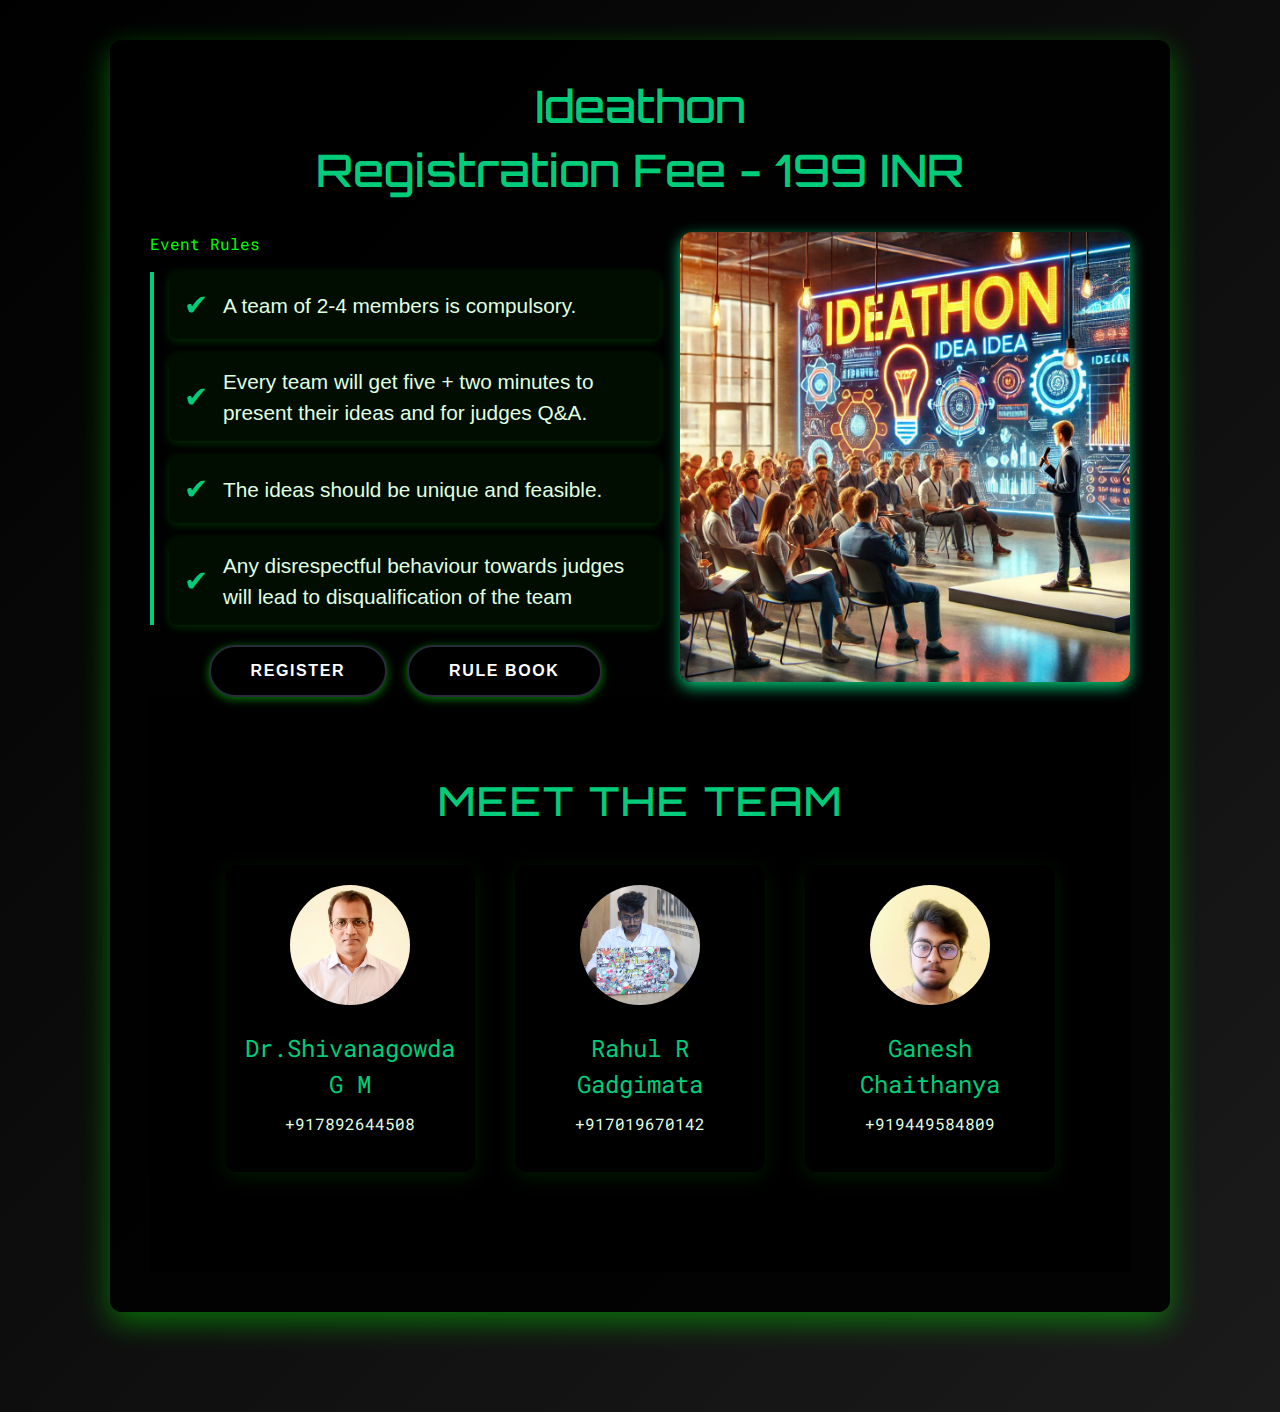
<file: Events/ideathon.html>
<!DOCTYPE html>
<html lang="en">
<head>
    <meta charset="UTF-8">
    <meta name="viewport" content="width=device-width, initial-scale=1.0">
    <title>E-Sports - Ignitron</title>
    <link href="https://fonts.googleapis.com/css2?family=Orbitron:wght@400;500;700&display=swap" rel="stylesheet">
    <link href="https://fonts.googleapis.com/css2?family=Roboto+Mono:wght@400;500;700&display=swap" rel="stylesheet">
    <link href="https://stackpath.bootstrapcdn.com/bootstrap/4.5.2/css/bootstrap.min.css" rel="stylesheet">
    <link href="https://cdnjs.cloudflare.com/ajax/libs/font-awesome/6.0.0-beta3/css/all.min.css" rel="stylesheet">
    <link rel="stylesheet" href="styles.css">
</head>
<body>
    <div class="container">
        <div class="event-container">
            <h1>Ideathon</h1>
            <h1>Registration Fee - 199 INR</h1>
<br>
            <div class="content-row">
                <div class="event-info">
                    <p>Event Rules</p>
                    <ul>
                        <li>A team of 2-4 members is compulsory.</li>
                        <li>Every team will get five + two minutes to present their ideas and for judges Q&A.</li>
                        <li> The ideas should be unique and feasible.</li>
                        <li>Any disrespectful behaviour towards judges will lead to disqualification of the team</li>
                       
                    </ul>
                    <div class="button-container">
                      <a href="https://forms.gle/VUxTCE5moT85Y7ue7" target="_blank">
                          <button class="buttonpro"><span>REGISTER</span></button>
                      </a>
                      <a href="https://drive.google.com/file/d/1d4zg6oyxyqV12wmwApMYOTmJRMtAr_LA/view?usp=sharing" target="_blank">
                          <button class="buttonpro"><span>RULE BOOK</span></button>
                      </a>
                  </div>
                </div>
                <div class="image-section">
                    <img src="photos\ideathon.jpg" alt="Event Image">
                </div>
            </div>
         <!-- Team Section -->
<div class="team-section">
  <h2>Meet the Team</h2>
  <div class="coordinator">
      <img src="photos\gowdasir.png" alt="Faculty">
      <p class="coordinator-name">Dr.Shivanagowda G M</p>
      <p class="coordinator-contact">+917892644508</p>
  </div>

  <div class="coordinator">
      <img src="photos\rahul.jpg" alt="Coordinator 2">
      <p class="coordinator-name">Rahul R Gadgimata </p>
      <p class="coordinator-contact">+917019670142</p>
  </div>

  <div class="coordinator">
    <img src="photos\ganesh.png" alt="Coordinator 1">
    <p class="coordinator-name">Ganesh Chaithanya </p>
    <p class="coordinator-contact">+919449584809</p>
</div>
</div>

          
    </div>
</body>
</html>
</file>
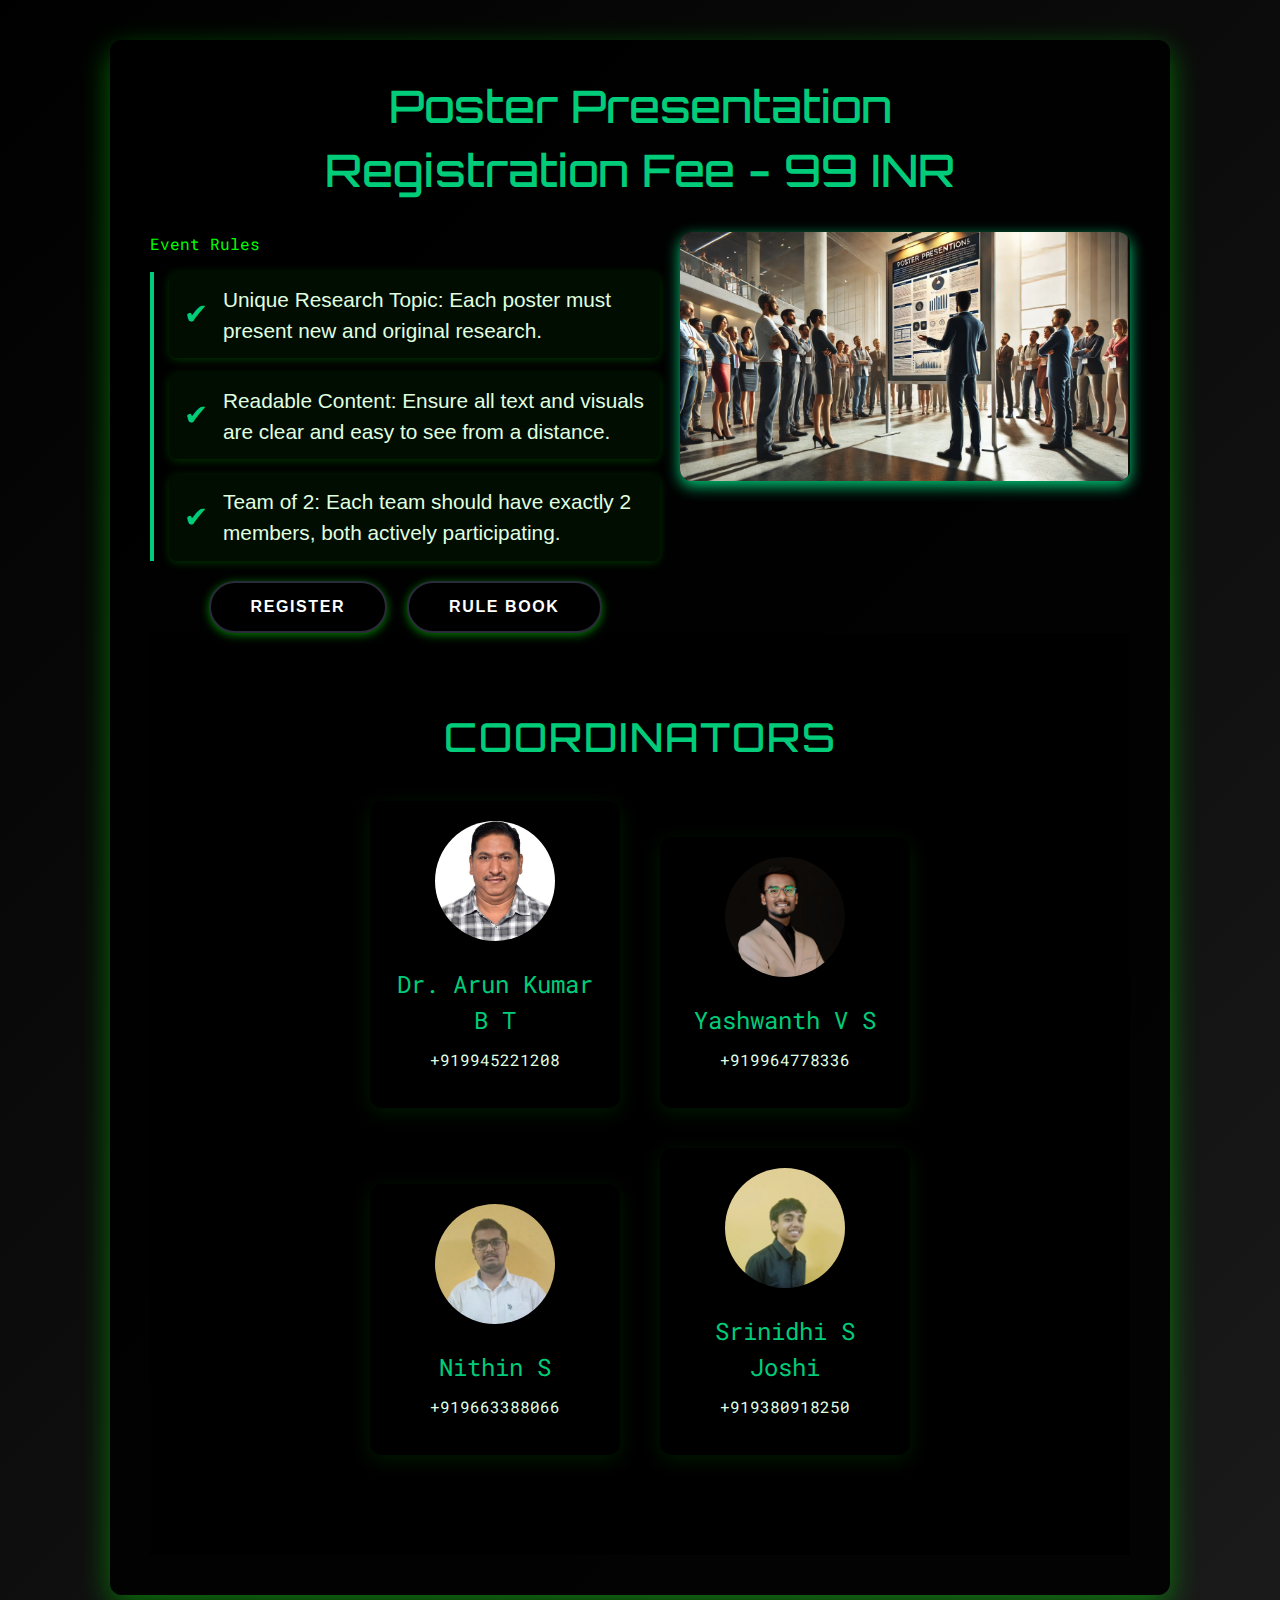
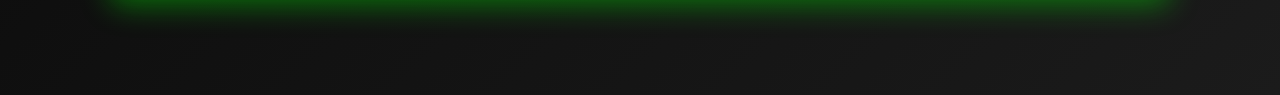
<file: Events/poster.html>
<!DOCTYPE html>
<html lang="en">
<head>
    <meta charset="UTF-8">
    <meta name="viewport" content="width=device-width, initial-scale=1.0">
    <title>Ignitron - Poster Presentation </title>
    <link href="https://fonts.googleapis.com/css2?family=Orbitron:wght@400;500;700&display=swap" rel="stylesheet">
    <link href="https://fonts.googleapis.com/css2?family=Roboto+Mono:wght@400;500;700&display=swap" rel="stylesheet">
    <link href="https://stackpath.bootstrapcdn.com/bootstrap/4.5.2/css/bootstrap.min.css" rel="stylesheet">
    <link href="https://cdnjs.cloudflare.com/ajax/libs/font-awesome/6.0.0-beta3/css/all.min.css" rel="stylesheet">
    <link rel="stylesheet" href="styles.css">
</head>
<body>
    <div class="container">
        <div class="event-container">
            <h1>Poster Presentation</h1>
            <h1>Registration Fee - 99 INR</h1>
<br>
            <div class="content-row">
                <div class="event-info">
                    <p>Event Rules</p>
                    <ul>
                        <li>Unique Research Topic: Each poster must present new and original research.    </li>
                        <li>Readable Content: Ensure all text and visuals are clear and easy to see from a distance.</li>
                        <li> Team of 2: Each team should have exactly 2 members, both actively participating.</li>
                       
                    </ul>
                    <div class="button-container">
                      <a href="https://forms.gle/iis3oyTc95inHCrA7" target="_blank">
                          <button class="buttonpro"><span>REGISTER</span></button>
                      </a>
                      <a href="https://drive.google.com/file/d/11r0leJEhTpSxsC_HEBKUnd6uhAsGejk7/view?usp=drive_link" target="_blank">
                          <button class="buttonpro"><span>RULE BOOK</span></button>
                      </a>
                  </div>
                </div>
                <div class="image-section">
                    <img src="photos\poster.jpg" alt="Event Image">
                </div>
            </div>
         <!-- Team Section -->
<div class="team-section">
  <h2>Coordinators</h2>
  <div class="coordinator">
      <img src="photos\arun .png" alt="Faculty">
      <p class="coordinator-name">Dr. Arun Kumar B T </p>
      <p class="coordinator-contact">+919945221208</p>
  </div>
  <div class="coordinator">
      <img src="photos\yashwanth  v s .jpg" alt="Coordinator 1">
      <p class="coordinator-name">Yashwanth V S</p>
      <p class="coordinator-contact">+919964778336</p>
  </div>
  <br>
  <div class="coordinator">
      <img src="photos\nithin.png" alt="Coordinator 2">
      <p class="coordinator-name">Nithin S </p>
      <p class="coordinator-contact">+919663388066</p>
  </div>
  <div class="coordinator">
    <img src="photos\srinidhi.png" alt="Coordinator 2">
    <p class="coordinator-name">Srinidhi S Joshi</p>
    <p class="coordinator-contact">+919380918250</p>
</div>
</div>

          
    </div>
</body>
</html>
</file>
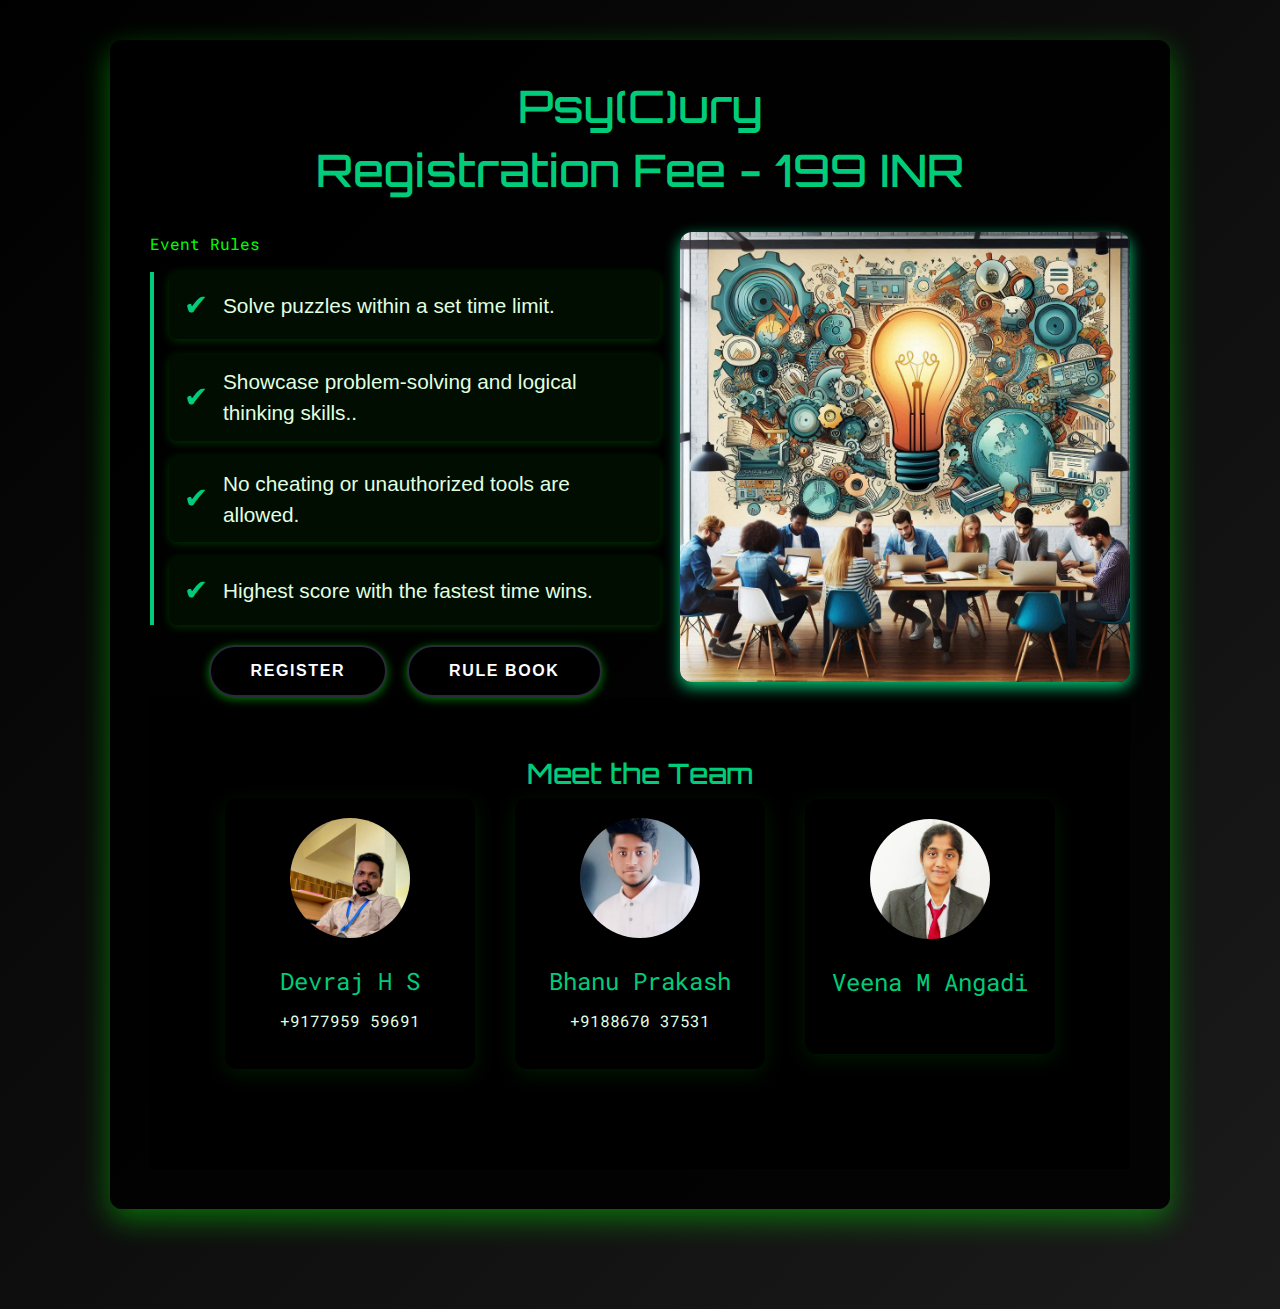
<file: Events/PSY(c)URY.html>
<!DOCTYPE html>
<html lang="en">
<head>
    <meta charset="UTF-8">
    <meta name="viewport" content="width=device-width, initial-scale=1.0">
    <title>Ignitron - Psy(C)ury</title>
    <link href="https://fonts.googleapis.com/css2?family=Orbitron:wght@400;500;700&display=swap" rel="stylesheet">
    <link href="https://fonts.googleapis.com/css2?family=Roboto+Mono:wght@400;500;700&display=swap" rel="stylesheet">
    <link href="https://stackpath.bootstrapcdn.com/bootstrap/4.5.2/css/bootstrap.min.css" rel="stylesheet">
    <link href="https://cdnjs.cloudflare.com/ajax/libs/font-awesome/6.0.0-beta3/css/all.min.css" rel="stylesheet">
    <link rel="stylesheet" href="styles.css">
</head>
<body>
    <div class="container">
        <div class="event-container">
            <h1>Psy(C)ury</h1>
            <h1>Registration Fee - 199 INR</h1>
<br>
            <div class="content-row">
                <div class="event-info">
                    <p>Event Rules</p>
                    <ul>
                        <li>Solve puzzles within a set time limit.</li>
                        <li>Showcase problem-solving and logical thinking skills..</li>
                        <li> No cheating or unauthorized tools are allowed. </li>
                        <li>Highest score with the fastest time wins.</li>
                       
                    </ul>
                    <div class="button-container">
                      <a href="https://forms.gle/trXPmmQVPzXxiums6" target="_blank">
                          <button class="buttonpro"><span>REGISTER</span></button>
                      </a>
                      <a href="https://drive.google.com/file/d/16IlQZsRxQHIB1-nQw6hs7IQDIWGrfLJB/view?usp=sharing" target="_blank">
                          <button class="buttonpro"><span>RULE BOOK</span></button>
                      </a>
                  </div>
                </div>
                <div class="image-section">
                    <img src="photos\FCIT.png" alt="Event Image">
                </div>
            </div>
         <!-- Team Section -->
<div class="team-section">
  <h3>Meet the Team</h3>
  <div class="coordinator">
      <img src="photos\devraj.jpg" alt="Faculty">
      <p class="coordinator-name">Devraj H S</p>
      <p class="coordinator-contact">+9177959 59691 </p>
  </div>
  <div class="coordinator">
      <img src="photos\banuprakash.png" alt="Coordinator 1">
      <p class="coordinator-name">Bhanu Prakash </p>
      <p class="coordinator-contact">+9188670 37531</p>
  </div>
  <div class="coordinator">
      <img src="photos\veena.PNG" alt="Coordinator 2">
      <p class="coordinator-name">Veena M Angadi  </p>
      <br>
      <!-- <p class="coordinator-contact">+917019670142</p> -->
  </div>
</div>

          
    </div>
</body>
</html>
</file>
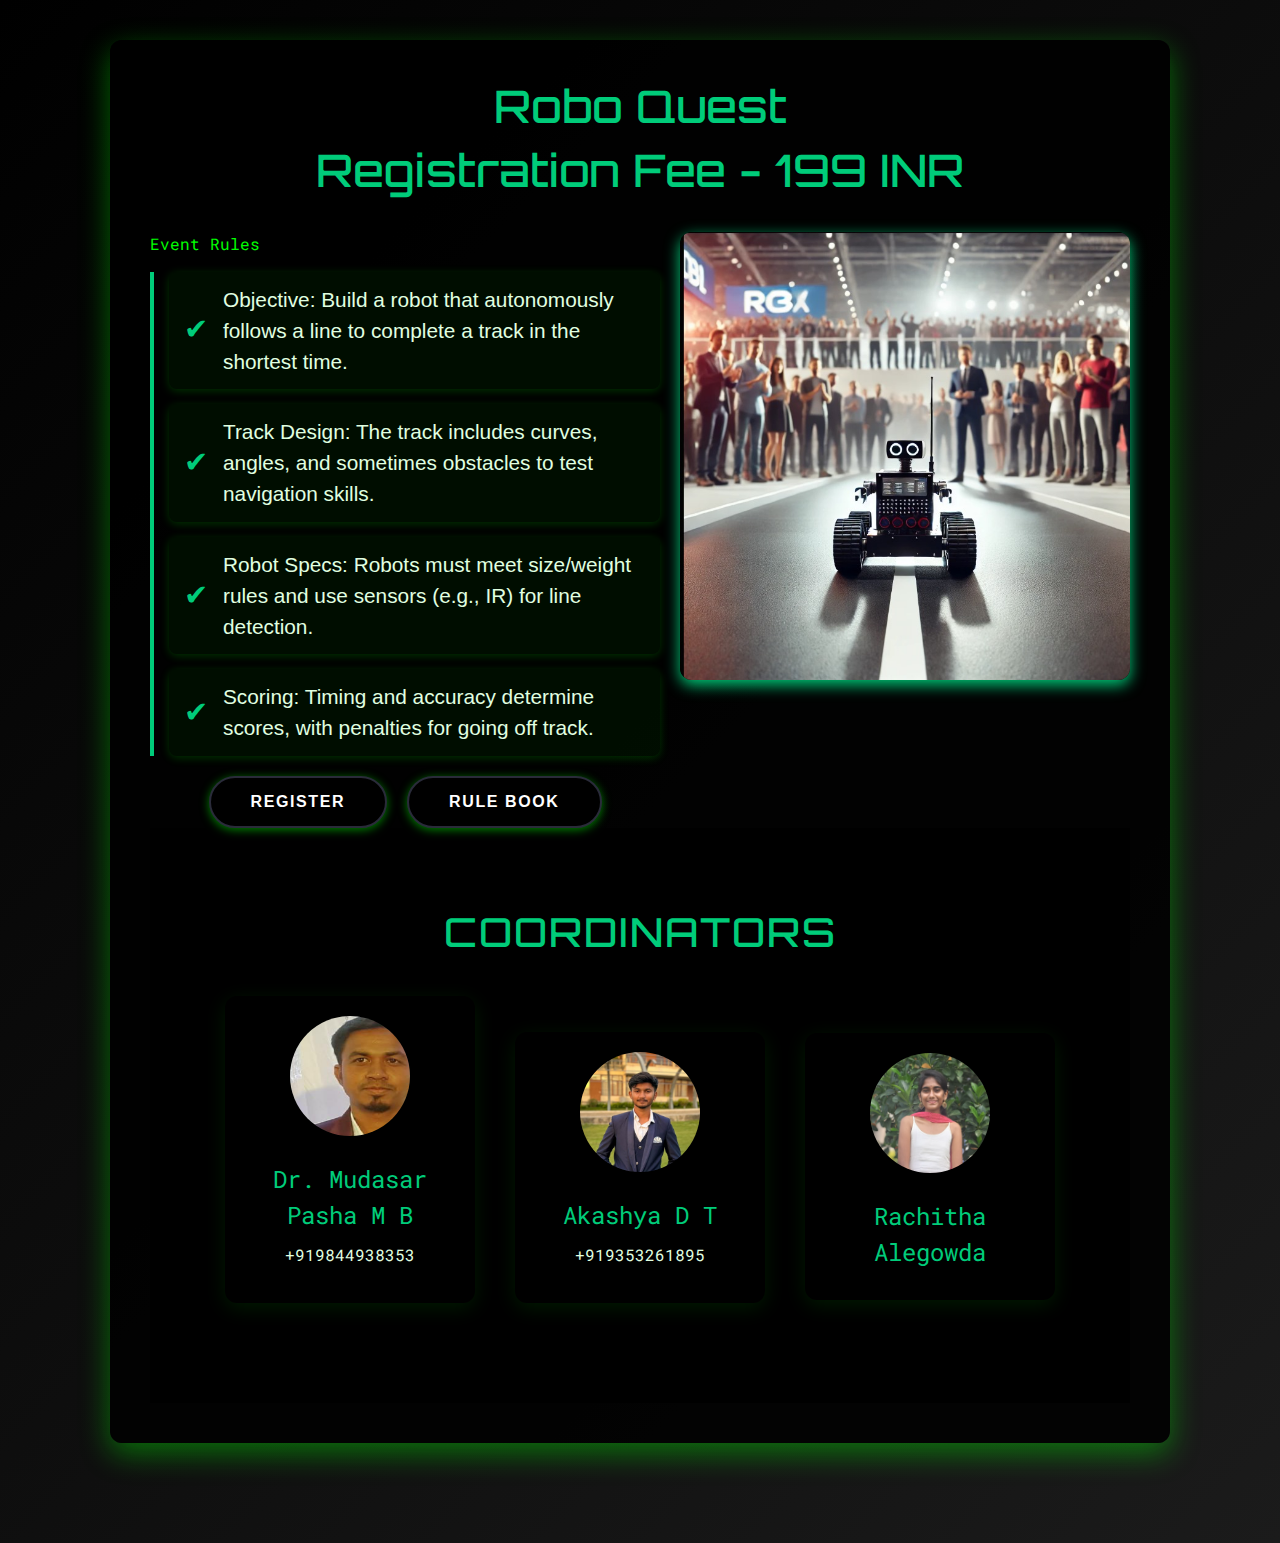
<file: Events/robo.html>
<!DOCTYPE html>
<html lang="en">
<head>
    <meta charset="UTF-8">
    <meta name="viewport" content="width=device-width, initial-scale=1.0">
    <title>Ignitron - Roboquest </title>
    <link href="https://fonts.googleapis.com/css2?family=Orbitron:wght@400;500;700&display=swap" rel="stylesheet">
    <link href="https://fonts.googleapis.com/css2?family=Roboto+Mono:wght@400;500;700&display=swap" rel="stylesheet">
    <link href="https://stackpath.bootstrapcdn.com/bootstrap/4.5.2/css/bootstrap.min.css" rel="stylesheet">
    <link href="https://cdnjs.cloudflare.com/ajax/libs/font-awesome/6.0.0-beta3/css/all.min.css" rel="stylesheet">
    <link rel="stylesheet" href="styles.css">
</head>
<body>
    <div class="container">
        <div class="event-container">
            <h1>Robo Quest</h1>
            <h1>Registration Fee - 199 INR</h1>
<br>
            <div class="content-row">
                <div class="event-info">
                    <p>Event Rules</p>
                    <ul>
                        <li>Objective: Build a robot that autonomously follows a line to complete a track in the shortest time.</li>
                        <li>Track Design: The track includes curves, angles, and sometimes obstacles to test navigation skills.</li>
                        <li>Robot Specs: Robots must meet size/weight rules and use sensors (e.g., IR) for line detection.</li>
                        <li>Scoring: Timing and accuracy determine scores, with penalties for going off track.</li>
                        
                       
                    </ul>
                    <div class="button-container">
                      <a href="https://forms.gle/ecXdJPVNaPiujYvj7" target="_blank">
                          <button class="buttonpro"><span>REGISTER</span></button>
                      </a>
                      <a href="https://drive.google.com/file/d/177KSyYR-BCoB9wLvV4Ho2ItRUG6DZvG2/view?usp=sharing" target="_blank">
                          <button class="buttonpro"><span>RULE BOOK</span></button>
                      </a>
                  </div>
                </div>
                <div class="image-section">
                    <img src="photos\robo quest.jpg" alt="Event Image">
                </div>
            </div>
         <!-- Team Section -->
<div class="team-section">
  <h2>Coordinators</h2>
  <div class="coordinator">
      <img src="photos\pasha.png" alt="Faculty">
      <p class="coordinator-name">Dr. Mudasar Pasha M B</p>
      <p class="coordinator-contact">+919844938353</p>
  </div>
  <div class="coordinator">
      <img src="photos\akashya .jpg" alt="Coordinator 1">
      <p class="coordinator-name">Akashya D T</p>
      <p class="coordinator-contact">+919353261895</p>
  </div>
  <div class="coordinator">
      <img src="photos\rachtha.png" alt="Coordinator 2">
      <p class="coordinator-name">Rachitha Alegowda
</p>
    
  </div>
</div>

          
    </div>
</body>
</html>
</file>
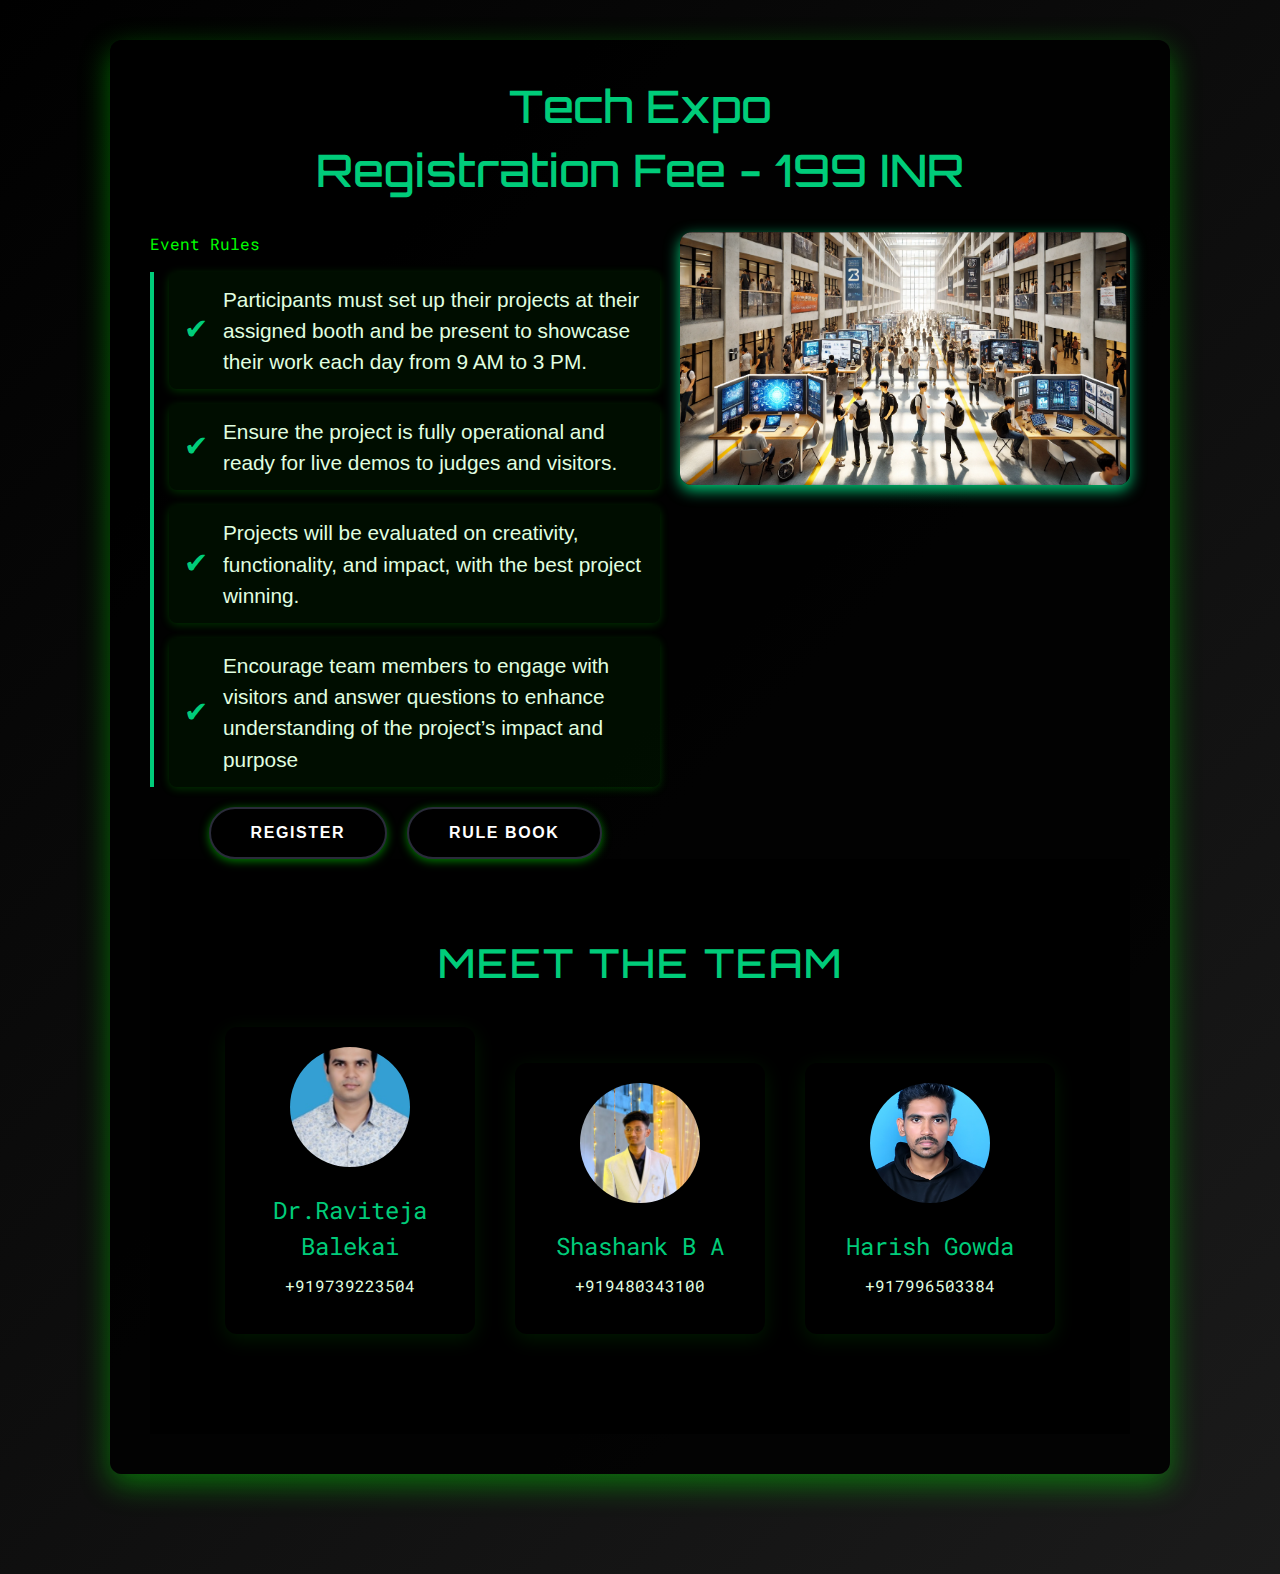
<file: Events/techexpo.html>
<!DOCTYPE html>
<html lang="en">

<head>
    <meta charset="UTF-8">
    <meta name="viewport" content="width=device-width, initial-scale=1.0">
    <title>Ignitron - Tech Expo</title>
    <link href="https://fonts.googleapis.com/css2?family=Orbitron:wght@400;500;700&display=swap" rel="stylesheet">
    <link href="https://fonts.googleapis.com/css2?family=Roboto+Mono:wght@400;500;700&display=swap" rel="stylesheet">
    <link href="https://stackpath.bootstrapcdn.com/bootstrap/4.5.2/css/bootstrap.min.css" rel="stylesheet">
    <link href="https://cdnjs.cloudflare.com/ajax/libs/font-awesome/6.0.0-beta3/css/all.min.css" rel="stylesheet">
    <link rel="stylesheet" href="styles.css">
</head>

<body>
    <div class="container">
        <div class="event-container">
            <h1>Tech Expo</h1>
            <h1>Registration Fee - 199 INR</h1>
            <br>
            <div class="content-row">
                <div class="event-info">
                    <p>Event Rules</p>
                    <ul>
                        <li>Participants must set up their projects at their assigned booth and be present to showcase
                            their work each day from 9 AM to 3 PM.</li>
                        <li>Ensure the project is fully operational and ready for live demos to judges and visitors.
                        </li>
                        <li> Projects will be evaluated on creativity, functionality, and impact, with the best project
                            winning.</li>
                        <li> Encourage team members to engage with visitors and answer questions to enhance
                            understanding of the project’s impact and purpose</li>

                    </ul>
                    <div class="button-container">
                        <a href="https://forms.gle/4chQ6H5q9NUYaoAB9" target="_blank">
                            <button class="buttonpro"><span>REGISTER</span></button>
                        </a>
                        <a href="https://drive.google.com/file/d/1NEhc23spE4THemxa0b7NVUzTH-3FMDBO/view?usp=sharing"
                            target="_blank">
                            <button class="buttonpro"><span>RULE BOOK</span></button>
                        </a>
                    </div>
                </div>
                <div class="image-section">
                    <img src="photos\techexpo.png" alt="Event Image">
                </div>
            </div>
            <!-- Team Section -->
            <div class="team-section">
                <h2>Meet the Team</h2>
                <div class="coordinator">
                    <img src="photos\raviteja ballekali.png" alt="Faculty">
                    <p class="coordinator-name">Dr.Raviteja Balekai
                       </p>
                    <p class="coordinator-contact">+919739223504</p>
                </div>
                <div class="coordinator">
                    <img src="photos\shashank.png" alt="Coordinator 1">
                    <p class="coordinator-name">Shashank B A</p>
                    <p class="coordinator-contact">+919480343100</p>
                </div>
                <div class="coordinator">
                    <img src="photos\harish.jpg" alt="Coordinator 2">
                    <p class="coordinator-name">Harish Gowda </p>
                    <p class="coordinator-contact">+917996503384</p>
                </div>
            </div>


        </div>
</body>

</html>
</file>
<file: Events/styles.css>
/* General Reset */
* {
    box-sizing: border-box;
    margin: 0;
    padding: 0;
    font-family: Arial, sans-serif;
}

body {
    background: linear-gradient(135deg, #000000, #1b1b1b);
    color: #00FF00;
    padding: 20px 0;
}

h1, h3 {
    font-family: 'Orbitron', sans-serif;
    color: #00cc7a;
}

p, h2, h4, h5, h6 {
    font-family: 'Roboto Mono', monospace;
}

.container {
    width: 90%;
    max-width: 1100px;
    margin: auto;
    padding: 20px;
    text-align: center;
}

/* Event Container Styling */
.event-container {
    background: rgba(0, 0, 0, 0.85);
    border-radius: 12px;
    padding: 40px;
    box-shadow: 0px 10px 30px rgba(0, 255, 0, 0.4);
    margin-bottom: 60px;
    animation: fadeIn 1.2s ease;
}

h1 {
    font-size: 2.8em;
    margin-bottom: 10px;
    color: #00cc7a;
}

h2 {
    font-size: 2em;
    margin: 20px 0;
    color: #00cc7a;
    font-family: 'Roboto Mono', monospace;
}

/* Flex layout for rules and image */
.content-row {
    display: flex;
    flex-wrap: wrap;
    align-items: flex-start;
    justify-content: space-between;
    gap: 20px;
}

.event-info {
    flex: 1;
    max-width: 600px;
    text-align: left;
    font-family: 'Roboto Mono', monospace;
}

.event-info h2 {
    font-size: 1.8em;
    text-transform: uppercase;
    color: #00cc7a;
    border-bottom: 2px solid #00cc7a;
    padding-bottom: 10px;
    margin-bottom: 20px;
}

.event-info ul {
    list-style: none;
    padding: 0;
    border-left: 4px solid #00cc7a;
    padding-left: 15px;
}

.event-info li {
    display: flex;
    align-items: center;
    font-size: 1.3em;
    margin: 15px 0;
    color: #E0FFE0;
    font-family: 'Segoe UI', Tahoma, Geneva, Verdana, sans-serif;
    padding: 12px 15px;
    border-radius: 8px;
    background: rgba(0, 255, 0, 0.05);
    box-shadow: 0px 2px 10px rgba(0, 255, 0, 0.2);
    transition: transform 0.2s, background-color 0.2s;
}

.event-info li:hover {
    background-color: rgba(0, 255, 0, 0.1);
    transform: scale(1.03);
}

.event-info li:before {
    content: "✔"; /* Check icon */
    color: #00cc7a;
    margin-right: 15px;
    font-size: 1.4em;
}
/* Container to hold buttons side by side */
.button-container {
    display: flex;
    justify-content: center; /* Centers buttons horizontally */
    gap: 20px; /* Adds space between buttons */
    margin-top: 20px; /* Adds top margin to separate from other content */
}

/* Individual button styling (you can adjust this based on your needs) */
.buttonpro {
    background-color: #00cc7a;
    color: #000;
    padding: 14px 28px;
    text-decoration: none;
    font-size: 1.3em;
    border-radius: 8px;
    transition: transform 0.3s, background-color 0.3s;
    display: inline-block;
}

.buttonpro:hover {
    background-color: #00cc7a;
    transform: scale(1.05);
    background: var(--btn-default-bg);
    box-shadow: 0px 0px 10px 0px rgba(119, 68, 255, 0.7);
    border: 2px solid rgb(9, 255, 0);
}


/* Register Button */
.buttonpro {
    --btn-default-bg: black;
    --btn-padding: 15px 40px;
    --btn-hover-bg: green;
    --btn-transition: 0.3s;
    --btn-letter-spacing: 0.1rem;
    --btn-animation-duration: 1.2s;
    --btn-shadow-color: green;
    --btn-shadow: 0 2px 10px 0 var(--btn-shadow-color);
    --hover-btn-color: #7241ff;
    --default-btn-color: #fff;
    --font-size: 16px;
    --font-weight: 600;
    --font-family: Menlo, Roboto Mono, monospace;
    border-radius: 6em;
}

.center-button {
    display: grid;
    justify-content: center;
    align-items: center;
    align-content: center;
}

/* Button settings */
.buttonpro {
    box-sizing: border-box;
    padding: var(--btn-padding);
    display: flex;
    align-items: center;
    justify-content: center;
    color: var(--default-btn-color);
    font: var(--font-weight) var(--font-size) var(--font-family);
    background: var(--btn-default-bg);
    cursor: pointer;
    transition: var(--btn-transition);
    overflow: hidden;
    box-shadow: var(--btn-shadow);
    border-radius: 6em;
    border: 2px solid #2a2b3a;
}

.buttonpro span {
    letter-spacing: var(--btn-letter-spacing);
    transition: var(--btn-transition);
    box-sizing: border-box;
    position: relative;
    background: inherit;
    text-decoration: none;
}

.buttonpro span::before {
    box-sizing: border-box;
    position: absolute;
    content: "";
    background: inherit;
}

.buttonpro:focus {
    scale: 1.09;
}

.buttonpro:hover,
.buttonpro:focus {
    background: var(--btn-default-bg);
    box-shadow: 0px 0px 10px 0px rgba(119, 68, 255, 0.7);
    border: 2px solid rgb(9, 255, 0);
}

.buttonpro:hover span,
.buttonpro:focus span {
    color: rgb(9, 255, 0);
}

.buttonpro:hover span::before,
.buttonpro:focus span::before {
    animation: chitchat linear both var(--btn-animation-duration);
}

@keyframes chitchat {
    0% { content: "#"; }
    5% { content: "."; }
    10% { content: "^{"; }
    15% { content: "-!"; }
    20% { content: "#$_"; }
    25% { content: "№:0"; }
    30% { content: "#{+.";}
    35% { content: "@}-?"; }
    40% { content: "?{4@%"; }
    45% { content: "=.,^!"; }
    50% { content: "?2@%"; }
    55% { content: "\;1}]"; }
    60% { content: "?{%:%"; right: 0; }
    65% { content: "|{f[4"; right: 0; }
    70% { content: "{4%0%"; right: 0; }
    75% { content: "'1_0<"; right: 0; }
    80% { content: "{0%"; right: 0; }
    85% { content: "]>'"; right: 0; }
    90% { content: "4"; right: 0; }
    95% { content: "2"; right: 0; }
    100% { content: ""; right: 0; }
}

/* Image Styling */
.image-section {
    flex: 1;
    max-width: 450px;
    text-align: center;
}

.image-section img {
    width: 100%;
    border-radius: 12px;
    box-shadow: 0px 5px 15px #00cc7a;
    transition: transform 0.4s;
}

.image-section img:hover {
    transform: scale(1.03);
}

/* Meet the Team Section */
.team-section {
    background: #000000; /* Solid black background */
    padding: 60px 20px;
    text-align: center;
    color: #E0FFE0; /* Light text for readability */
    font-family: 'Roboto Mono', monospace;
}

.team-section h2 {
    font-family: 'Orbitron', sans-serif;
    font-size: 2.5em;
    margin-bottom: 40px;
    color: #00cc7a; /* Subtle green color for the heading */
    text-transform: uppercase;
    letter-spacing: 2px;
}

.coordinator {
    display: inline-block;
    margin: 0 15px;
    text-align: center;
    width: 250px; /* Fixed width for consistency */
    background: #000000; /* Dark black background */
    padding: 20px;
    border-radius: 12px;
    box-shadow: 0px 5px 20px rgba(0, 255, 0, 0.1); /* Soft green shadow */
    transition: transform 0.3s ease, box-shadow 0.3s ease;
    margin-bottom: 40px; /* Space between rows */
}

.coordinator:hover {
    transform: scale(1.05); /* Slight zoom on hover */
    box-shadow: 0px 10px 30px rgba(0, 255, 0, 0.2); /* Subtle green glow */
}

.coordinator img {
    width: 120px; /* Fixed size for images */
    height: 120px; /* Equal height for circular shape */
    border-radius: 50%; /* Circular format */
    margin-bottom: 15px;
    transition: transform 0.3s ease;
    object-fit: cover; /* Ensure images fit well within the circle */
}

.coordinator img:hover {
    transform: scale(1.1); /* Zoom effect on image hover */
}

.coordinator-name {
    font-size: 1.5em;
    color: #00cc7a; /* Green text for the name */
    margin: 10px 0;
}

.coordinator-contact {
    font-size: 1em;
    color: #E0FFE0; /* Light color for contact info */
    margin-top: 5px;
    font-family: 'Roboto Mono', monospace;
}

/* Media Queries for Responsiveness */
@media (max-width: 768px) {
    .coordinator {
        width: 200px; /* Reduce size on smaller screens */
    }

    .team-section h2 {
        font-size: 2em; /* Adjust heading size for smaller screens */
    }
}

@media (max-width: 480px) {
    .coordinator {
        width: 180px; /* Further reduce size for very small screens */
    }

    .team-section h2 {
        font-size: 1.6em; /* Adjust heading size */
    }

    .coordinator-name {
        font-size: 1.2em;
    }

    .coordinator-contact {
        font-size: 0.9em;
    }
}

/* Animation */
@keyframes fadeIn {
    from { opacity: 0; }
    to { opacity: 1; }
}

/* Responsive adjustments */
@media (max-width: 768px) {
    .content-row {
        flex-direction: column;
        align-items: center;
    }
    .event-info, .image-section {
        max-width: 100%;
    }
}
</file>
